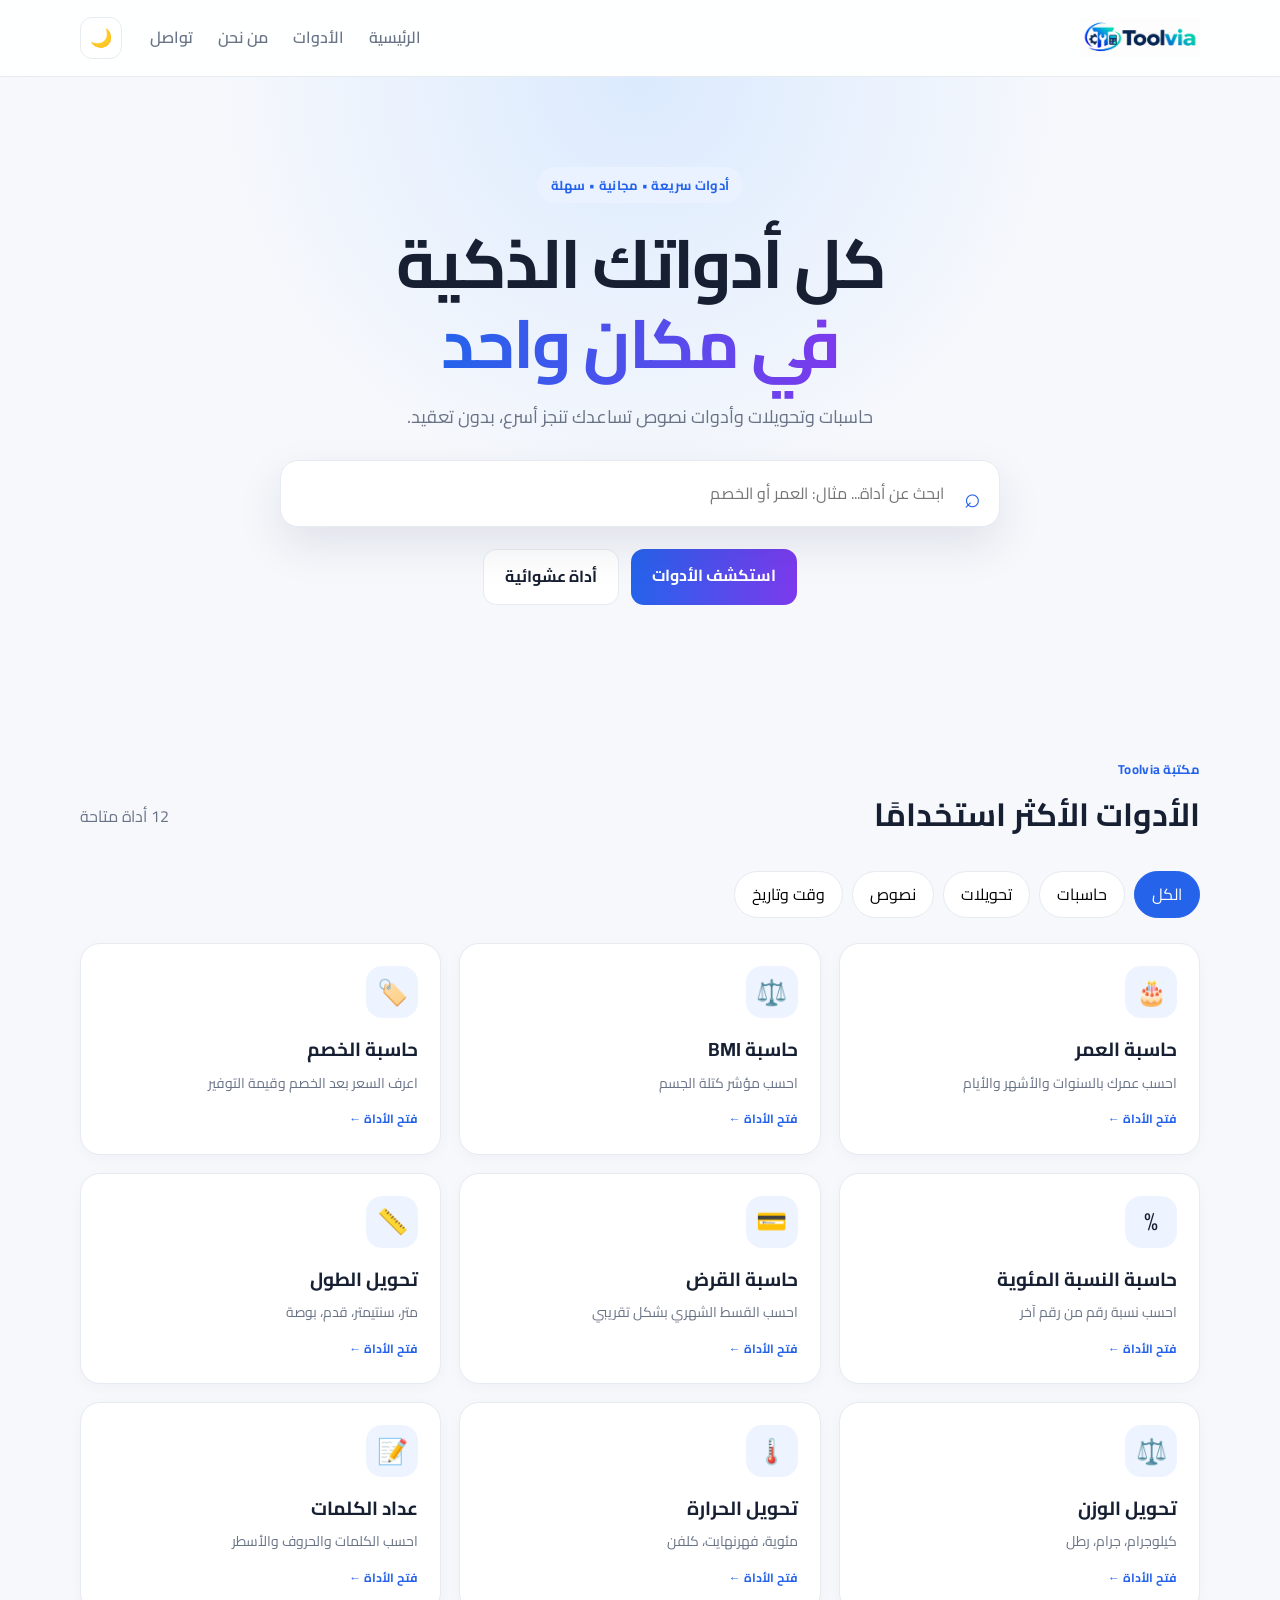
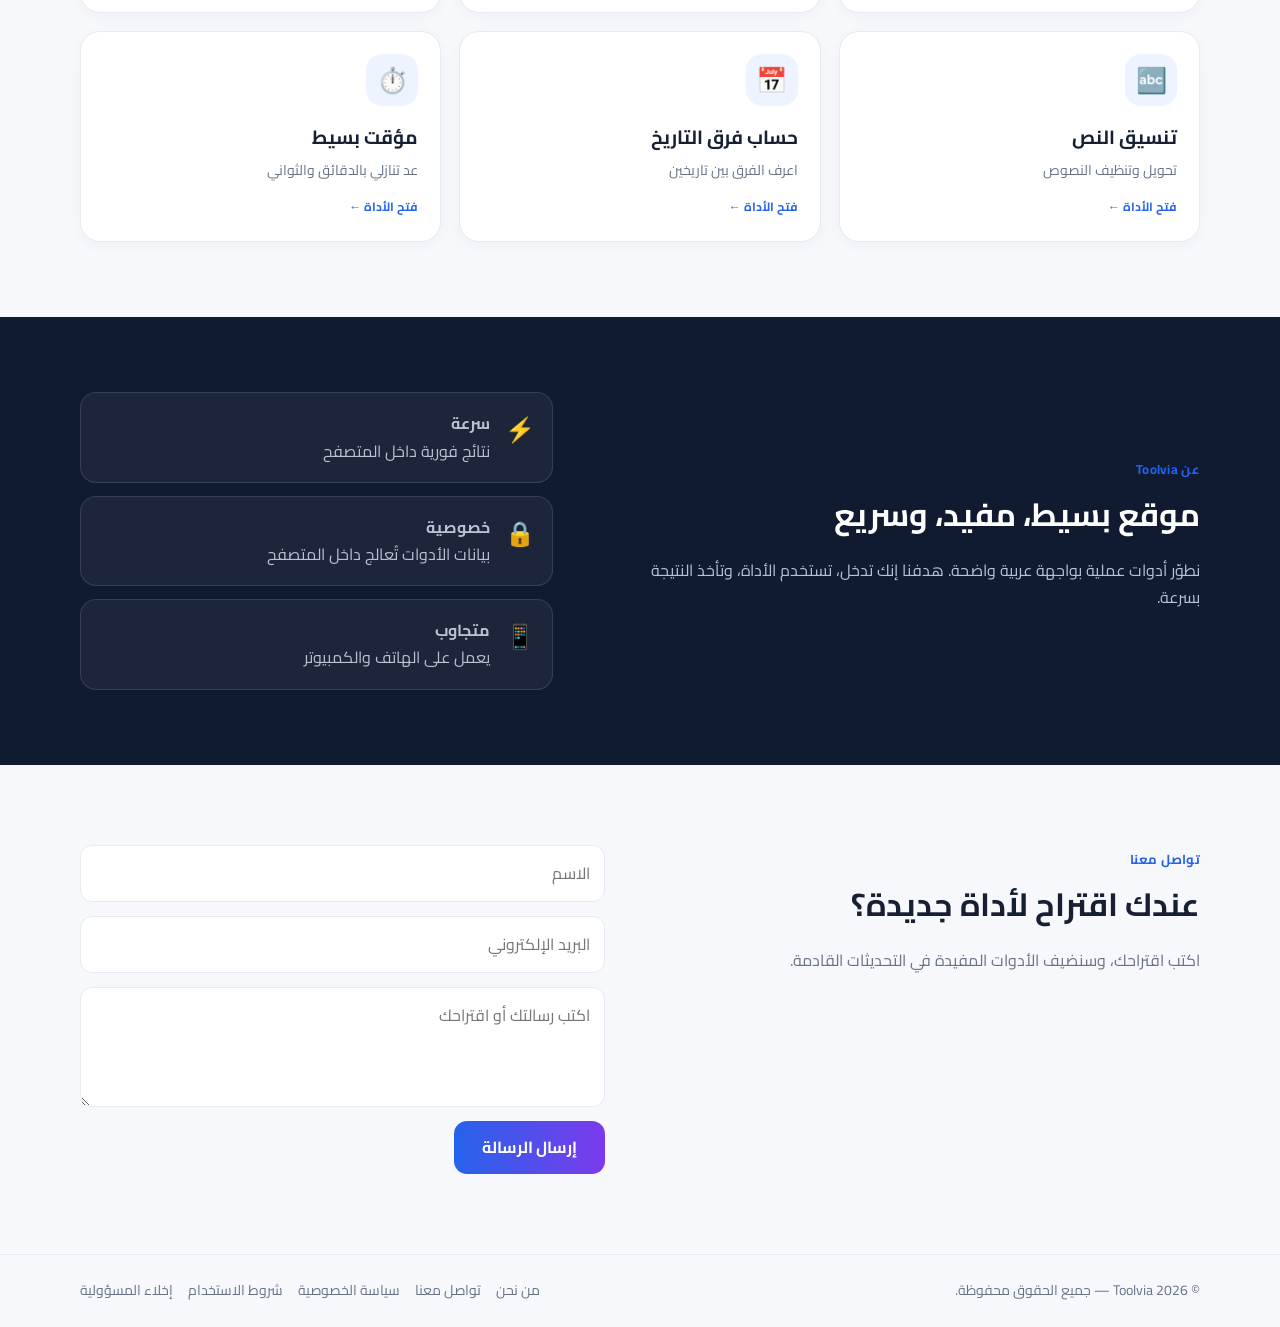
<file: index.html>
<!DOCTYPE html>
<html lang="ar" dir="rtl">

<head>
  <meta charset="UTF-8">
  <meta name="viewport" content="width=device-width, initial-scale=1.0">

  <!-- SEO -->
  <meta name="description" content="Toolvia يقدم أدوات وحاسبات مجانية باللغة العربية، مثل حساب العمر والخصم والنسب المئوية وتحويل الوحدات، بسهولة وسرعة.">
  <meta name="robots" content="index, follow">
  <meta name="theme-color" content="#ffffff">

  <!-- Social Media -->
  <meta property="og:locale" content="ar_EG">
  <meta property="og:type" content="website">
  <meta property="og:site_name" content="Toolvia">
  <meta property="og:title" content="Toolvia | أدوات وحاسبات ذكية مجانية">
  <meta property="og:description" content="استخدم أدوات وحاسبات مجانية باللغة العربية، واحصل على نتائج سريعة وسهلة.">

  <meta name="twitter:card" content="summary">
  <meta name="twitter:title" content="Toolvia | أدوات وحاسبات ذكية">
  <meta name="twitter:description" content="أدوات وحاسبات مجانية تساعدك تنجز أسرع.">

  <title>Toolvia | أدوات وحاسبات ذكية مجانية</title>

  <!-- Stylesheet -->
  <link rel="stylesheet" href="style.css">
</head>

<body>

  <!-- HEADER -->
  <header class="header">

    <div class="nav container">

      <a class="logo" href="index.html">
        <img src="toolvia-logo.png.png" alt="Toolvia">
      </a>

      <button
        class="menu-btn"
        id="menuBtn"
        aria-label="فتح القائمة"
        type="button">
        ☰
      </button>

      <nav id="navLinks">

        <a href="#home">الرئيسية</a>
        <a href="#tools">الأدوات</a>
        <a href="#about">من نحن</a>
        <a href="#contact">تواصل</a>

      </nav>

      <button
        class="theme-btn"
        id="themeBtn"
        title="الوضع الليلي"
        type="button">
        🌙
      </button>

    </div>

  </header>

  <!-- MAIN -->
  <main id="home">

    <!-- HERO -->
    <section class="hero">

      <div class="container">

        <span class="badge">
          أدوات سريعة • مجانية • سهلة
        </span>

        <h1>
          كل أدواتك الذكية
          <br>
          <span>في مكان واحد</span>
        </h1>

        <p>
          حاسبات وتحويلات وأدوات نصوص تساعدك تنجز أسرع،
          بدون تعقيد.
        </p>

        <div class="search-wrap">

          <input
            id="searchInput"
            type="search"
            placeholder="ابحث عن أداة... مثال: العمر أو الخصم"
            aria-label="ابحث عن أداة">

          <span>⌕</span>

        </div>

        <div class="hero-actions">

          <a class="primary-btn" href="#tools">
            استكشف الأدوات
          </a>

          <button
            class="secondary-btn"
            id="randomTool"
            type="button">
            أداة عشوائية
          </button>

        </div>

      </div>

    </section>

    <!-- TOOLS -->
    <section class="container tools-section" id="tools">

      <div class="section-head">

        <div>

          <span class="eyebrow">
            مكتبة Toolvia
          </span>

          <h2>
            الأدوات الأكثر استخدامًا
          </h2>

        </div>

        <p id="resultCount">
          12 أداة متاحة
        </p>

      </div>

      <div class="filters" id="filters">

        <button class="filter active" data-filter="all" type="button">
          الكل
        </button>

        <button class="filter" data-filter="calc" type="button">
          حاسبات
        </button>

        <button class="filter" data-filter="convert" type="button">
          تحويلات
        </button>

        <button class="filter" data-filter="text" type="button">
          نصوص
        </button>

        <button class="filter" data-filter="time" type="button">
          وقت وتاريخ
        </button>

      </div>

      <div class="tools-grid" id="toolsGrid"></div>

    </section>

    <!-- ABOUT -->
    <section class="info-section" id="about">

      <div class="container info-grid">

        <div>

          <span class="eyebrow">
            عن Toolvia
          </span>

          <h2>
            موقع بسيط، مفيد، وسريع
          </h2>

          <p>
            نطوّر أدوات عملية بواجهة عربية واضحة.
            هدفنا إنك تدخل، تستخدم الأداة، وتأخذ النتيجة بسرعة.
          </p>

        </div>

        <div class="features">

          <div>
            <b>⚡</b>
            <span>
              <strong>سرعة</strong>
              نتائج فورية داخل المتصفح
            </span>
          </div>

          <div>
            <b>🔒</b>
            <span>
              <strong>خصوصية</strong>
              بيانات الأدوات تُعالج داخل المتصفح
            </span>
          </div>

          <div>
            <b>📱</b>
            <span>
              <strong>متجاوب</strong>
              يعمل على الهاتف والكمبيوتر
            </span>
          </div>

        </div>

      </div>

    </section>

    <!-- CONTACT -->
    <section class="container contact" id="contact">

      <div>

        <span class="eyebrow">
          تواصل معنا
        </span>

        <h2>
          عندك اقتراح لأداة جديدة؟
        </h2>

        <p>
          اكتب اقتراحك، وسنضيف الأدوات المفيدة في التحديثات القادمة.
        </p>

      </div>

      <form id="contactForm">

        <input type="hidden" name="access_key" value="b61e1574-e0f2-40a3-b8f6-842a13d4fc89">
        <input type="hidden" name="subject" value="رسالة جديدة من نموذج الصفحة الرئيسية - Toolvia">
        <input type="hidden" name="from_name" value="Toolvia">
        <input type="checkbox" name="botcheck" class="hidden" style="display:none">

        <input
          required
          type="text"
          name="name"
          placeholder="الاسم"
          aria-label="الاسم">

        <input
          required
          type="email"
          name="email"
          placeholder="البريد الإلكتروني"
          aria-label="البريد الإلكتروني">

        <textarea
          required
          name="message"
          placeholder="اكتب رسالتك أو اقتراحك"
          aria-label="الرسالة"></textarea>

        <button class="primary-btn" type="submit">
          إرسال الرسالة
        </button>

      </form>

    </section>

  </main>

  <!-- FOOTER -->
  <footer>

    <div class="container footer-inner">

      <span>
        © 2026 Toolvia — جميع الحقوق محفوظة.
      </span>

      <div class="footer-links">

        <a href="about.html">من نحن</a>

        <a href="contact.html">تواصل معنا</a>

        <a href="privacy.html">سياسة الخصوصية</a>

        <a href="terms.html">شروط الاستخدام</a>

        <a href="disclaimer.html">إخلاء المسؤولية</a>

      </div>

    </div>

  </footer>

  <!-- JavaScript -->
  <script src="script.js"></script>

</body>
</html>
</file>
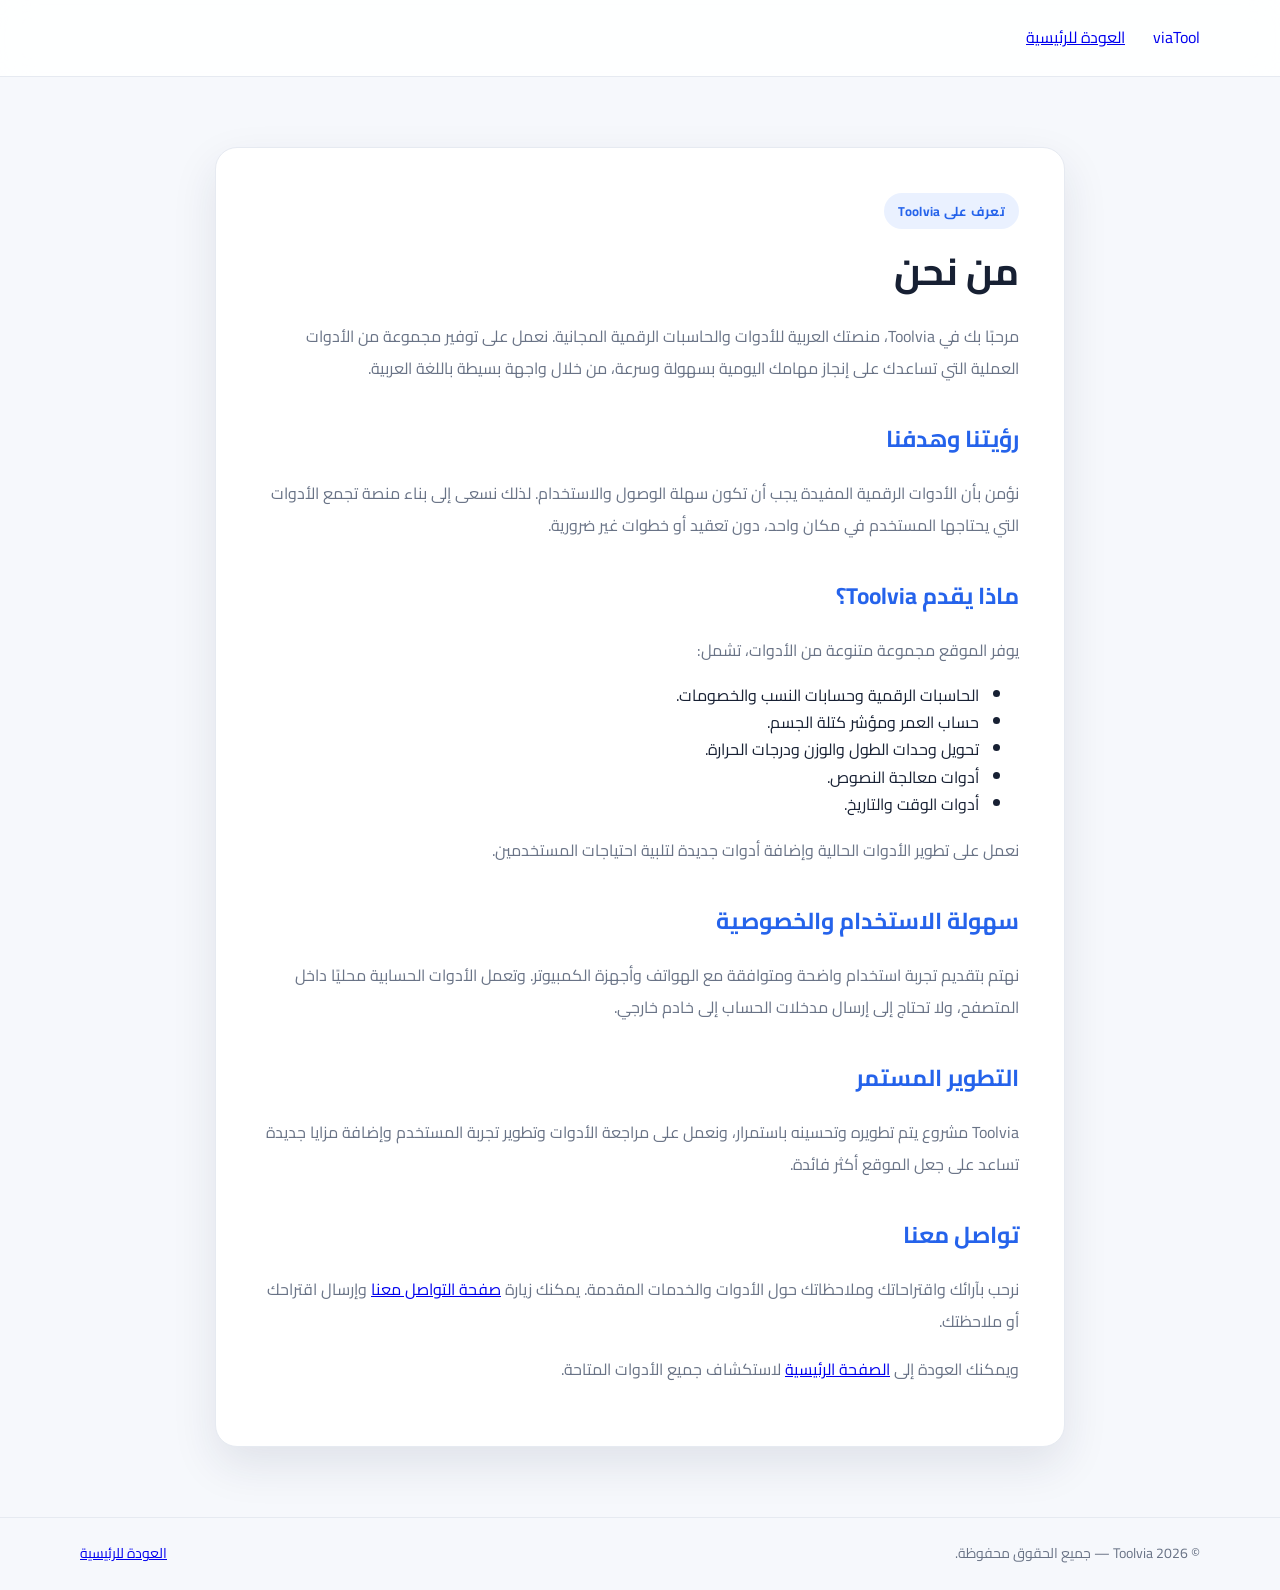
<file: about.html>
<!DOCTYPE html>
<html lang="ar" dir="rtl">

<head>
    <meta charset="UTF-8">
    <meta name="viewport" content="width=device-width, initial-scale=1.0">

    <meta name="description"
          content="تعرف على Toolvia، منصة عربية مجانية توفر حاسبات وأدوات رقمية لتحويل الوحدات والنصوص وحسابات الحياة اليومية بسهولة.">

    <meta name="robots" content="index, follow">

    <title>من نحن | Toolvia - أدواتك الذكية في مكان واحد</title>

    <link rel="stylesheet" href="style.css">
</head>

<body>

    <header class="header">

        <div class="nav container">

            <a class="logo" href="index.html">
                Tool<span>via</span>
            </a>

            <a href="index.html">
                العودة للرئيسية
            </a>

        </div>

    </header>

    <main class="legal-page">

        <div class="legal-card">

            <span class="eyebrow">
                تعرف على Toolvia
            </span>

            <h1>من نحن</h1>

            <p>
                مرحبًا بك في Toolvia، منصتك العربية للأدوات
                والحاسبات الرقمية المجانية. نعمل على توفير
                مجموعة من الأدوات العملية التي تساعدك على
                إنجاز مهامك اليومية بسهولة وسرعة، من خلال
                واجهة بسيطة باللغة العربية.
            </p>

            <h2>رؤيتنا وهدفنا</h2>

            <p>
                نؤمن بأن الأدوات الرقمية المفيدة يجب أن تكون
                سهلة الوصول والاستخدام. لذلك نسعى إلى بناء
                منصة تجمع الأدوات التي يحتاجها المستخدم في
                مكان واحد، دون تعقيد أو خطوات غير ضرورية.
            </p>

            <h2>ماذا يقدم Toolvia؟</h2>

            <p>
                يوفر الموقع مجموعة متنوعة من الأدوات، تشمل:
            </p>

            <ul>
                <li>الحاسبات الرقمية وحسابات النسب والخصومات.</li>
                <li>حساب العمر ومؤشر كتلة الجسم.</li>
                <li>تحويل وحدات الطول والوزن ودرجات الحرارة.</li>
                <li>أدوات معالجة النصوص.</li>
                <li>أدوات الوقت والتاريخ.</li>
            </ul>

            <p>
                نعمل على تطوير الأدوات الحالية وإضافة أدوات
                جديدة لتلبية احتياجات المستخدمين.
            </p>

            <h2>سهولة الاستخدام والخصوصية</h2>

            <p>
                نهتم بتقديم تجربة استخدام واضحة ومتوافقة
                مع الهواتف وأجهزة الكمبيوتر. وتعمل الأدوات
                الحسابية محليًا داخل المتصفح، ولا تحتاج
                إلى إرسال مدخلات الحساب إلى خادم خارجي.
            </p>

            <h2>التطوير المستمر</h2>

            <p>
                Toolvia مشروع يتم تطويره وتحسينه باستمرار،
                ونعمل على مراجعة الأدوات وتطوير تجربة
                المستخدم وإضافة مزايا جديدة تساعد على
                جعل الموقع أكثر فائدة.
            </p>

            <h2>تواصل معنا</h2>

            <p>
                نرحب بآرائك واقتراحاتك وملاحظاتك حول الأدوات
                والخدمات المقدمة. يمكنك زيارة
                <a href="contact.html">صفحة التواصل معنا</a>
                وإرسال اقتراحك أو ملاحظتك.
            </p>

            <p>
                ويمكنك العودة إلى
                <a href="index.html">الصفحة الرئيسية</a>
                لاستكشاف جميع الأدوات المتاحة.
            </p>

        </div>

    </main>

    <footer>

        <div class="container footer-inner">

            <span>
                © 2026 Toolvia — جميع الحقوق محفوظة.
            </span>

            <a href="index.html">
                العودة للرئيسية
            </a>

        </div>

    </footer>

</body>

</html>
</file>
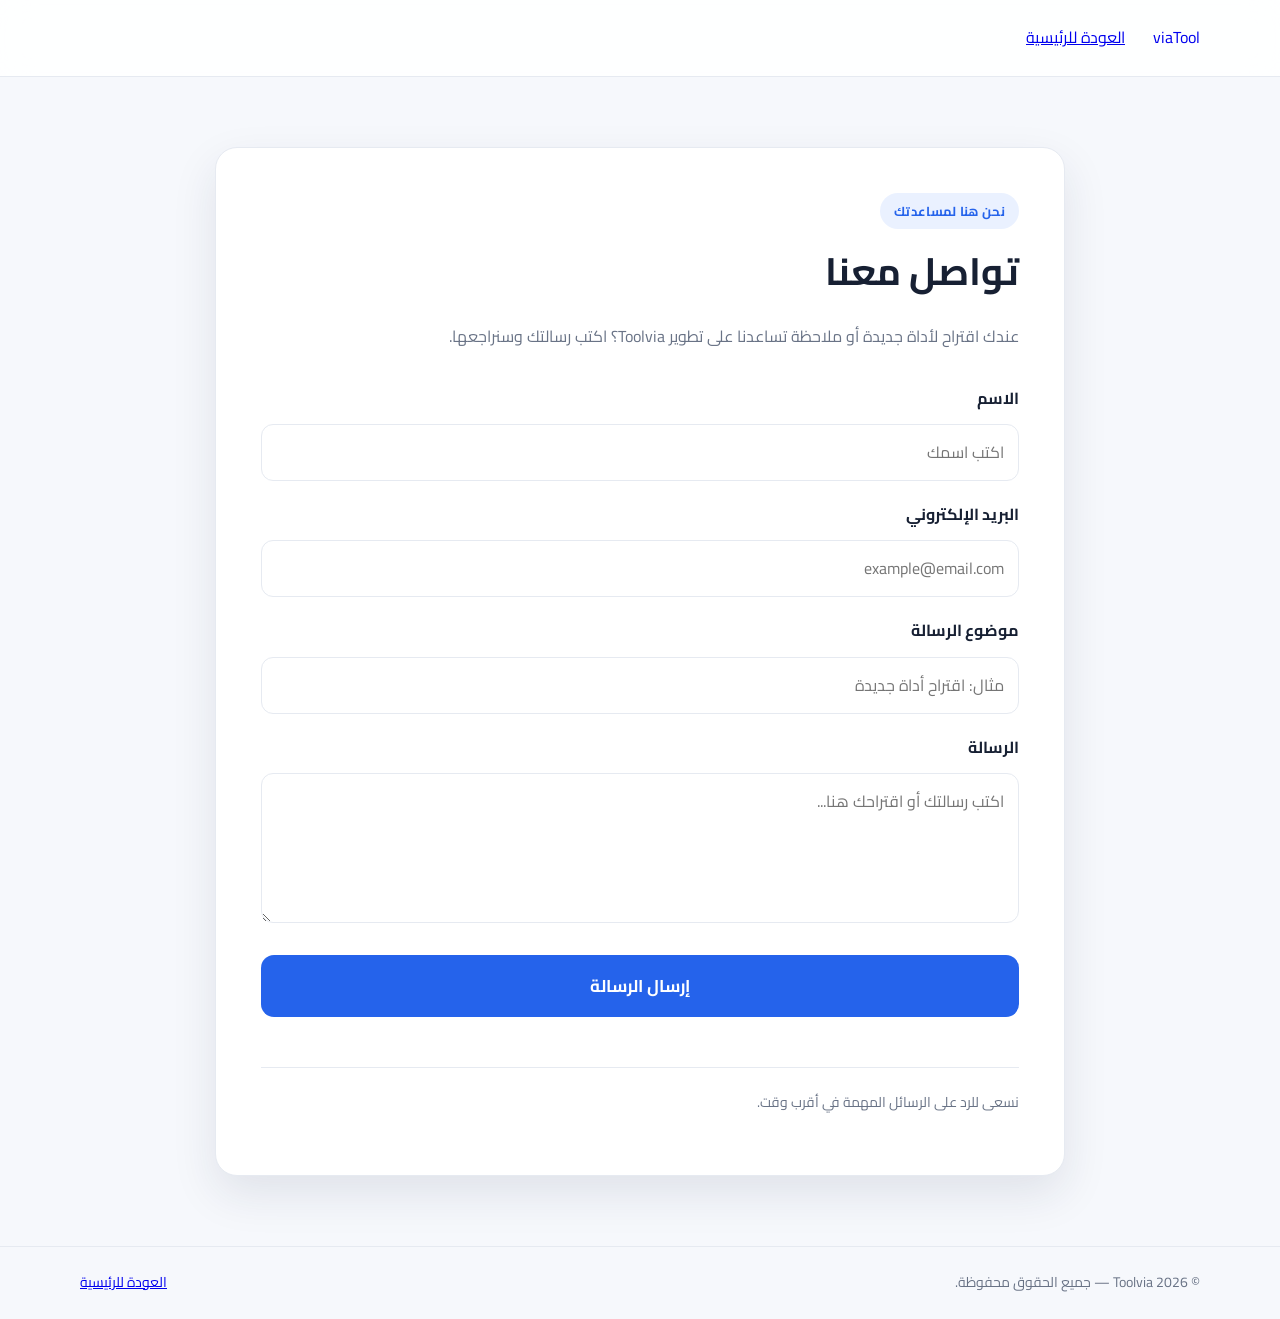
<file: contact.html>
<!DOCTYPE html>
<html lang="ar" dir="rtl">

<head>
    <meta charset="UTF-8">
    <meta name="viewport" content="width=device-width, initial-scale=1.0">

    <meta name="description"
          content="تواصل مع فريق Toolvia وأرسل اقتراحاتك وملاحظاتك.">

    <meta name="robots" content="index, follow">

    <title>تواصل معنا | Toolvia</title>

    <link rel="stylesheet" href="style.css">

    <style>
        .contact-form {
            display: flex !important;
            flex-direction: column !important;
            gap: 12px !important;
            width: 100% !important;
            margin-top: 25px;
        }

        .contact-form label {
            display: block !important;
            font-weight: 700;
            color: var(--text);
            margin-top: 8px;
        }

        .contact-form input:not([type="checkbox"]),
        .contact-form textarea {
            display: block !important;
            width: 100% !important;
            box-sizing: border-box !important;
            padding: 14px !important;
            border: 1px solid var(--border);
            border-radius: 12px;
            background: var(--surface);
            color: var(--text);
            font: inherit;
        }

        .contact-form textarea {
            min-height: 150px !important;
            resize: vertical;
        }

        .contact-form input[type="checkbox"] {
            display: none !important;
        }

        .contact-form button.send-btn {
            display: flex !important;
            align-items: center !important;
            justify-content: center !important;
            visibility: visible !important;
            opacity: 1 !important;
            width: 100% !important;
            min-height: 56px !important;
            margin: 20px 0 10px !important;
            padding: 15px 20px !important;
            border: none !important;
            border-radius: 13px !important;
            background: #2563eb !important;
            color: #ffffff !important;
            font-family: inherit !important;
            font-size: 17px !important;
            font-weight: 700 !important;
            cursor: pointer !important;
            position: relative !important;
            z-index: 10 !important;
        }

        .contact-form button.send-btn:hover {
            background: #1d4ed8 !important;
        }

        .contact-form button.send-btn:disabled {
            opacity: .65 !important;
            cursor: wait !important;
        }

        .contact-message {
            display: block;
            margin-top: 18px;
            padding: 12px;
            border-radius: 10px;
            text-align: center;
            font-weight: 700;
        }

        .contact-message:empty {
            display: none;
        }

        .contact-message.success {
            color: #15803d;
            background: #dcfce7;
        }

        .contact-message.error {
            color: #b91c1c;
            background: #fee2e2;
        }
    </style>
</head>

<body>

    <header class="header">
        <div class="nav container">

            <a class="logo" href="index.html">
                Tool<span>via</span>
            </a>

            <a href="index.html">
                العودة للرئيسية
            </a>

        </div>
    </header>

    <main class="legal-page">

        <div class="legal-card">

            <span class="eyebrow">
                نحن هنا لمساعدتك
            </span>

            <h1>تواصل معنا</h1>

            <p>
                عندك اقتراح لأداة جديدة أو ملاحظة تساعدنا على تطوير
                Toolvia؟ اكتب رسالتك وسنراجعها.
            </p>

            <form id="contactPageForm" class="contact-form">

                <input
                    type="hidden"
                    name="access_key"
                    value="b61e1574-e0f2-40a3-b8f6-842a13d4fc89"
                >

                <input
                    type="hidden"
                    name="subject"
                    value="رسالة جديدة من موقع Toolvia"
                >

                <input
                    type="hidden"
                    name="from_name"
                    value="Toolvia Website"
                >

                <input
                    type="checkbox"
                    name="botcheck"
                    style="display:none;"
                    tabindex="-1"
                >

                <label for="name">الاسم</label>

                <input
                    type="text"
                    id="name"
                    name="name"
                    placeholder="اكتب اسمك"
                    required
                >

                <label for="email">البريد الإلكتروني</label>

                <input
                    type="email"
                    id="email"
                    name="email"
                    placeholder="example@email.com"
                    required
                >

                <label for="message_subject">موضوع الرسالة</label>

                <input
                    type="text"
                    id="message_subject"
                    name="message_subject"
                    placeholder="مثال: اقتراح أداة جديدة"
                    required
                >

                <label for="message">الرسالة</label>

                <textarea
                    id="message"
                    name="message"
                    placeholder="اكتب رسالتك أو اقتراحك هنا..."
                    required
                ></textarea>

                <button
                    type="submit"
                    class="send-btn"
                    id="submitButton"
                >
                    إرسال الرسالة
                </button>

            </form>

            <div
                id="contactMessage"
                class="contact-message"
                role="status"
                aria-live="polite"
            ></div>

            <p class="legal-date">
                نسعى للرد على الرسائل المهمة في أقرب وقت.
            </p>

        </div>

    </main>

    <footer>
        <div class="container footer-inner">

            <span>
                © 2026 Toolvia — جميع الحقوق محفوظة.
            </span>

            <a href="index.html">
                العودة للرئيسية
            </a>

        </div>
    </footer>

    <script>
        const contactForm = document.getElementById("contactPageForm");
        const contactMessage = document.getElementById("contactMessage");
        const submitButton = document.getElementById("submitButton");

        if (contactForm && submitButton && contactMessage) {

            contactForm.addEventListener("submit", async function(event) {

                event.preventDefault();

                submitButton.disabled = true;
                submitButton.textContent = "جاري إرسال الرسالة...";

                contactMessage.textContent = "";
                contactMessage.className = "contact-message";

                try {

                    const response = await fetch(
                        "https://api.web3forms.com/submit",
                        {
                            method: "POST",
                            headers: {
                                "Accept": "application/json"
                            },
                            body: new FormData(contactForm)
                        }
                    );

                    const result = await response.json();

                    if (response.ok && result.success) {

                        contactMessage.textContent =
                            "تم إرسال رسالتك بنجاح. شكرًا لتواصلك معنا!";

                        contactMessage.classList.add("success");

                        contactForm.reset();

                    } else {

                        contactMessage.textContent =
                            result.message ||
                            "لم نتمكن من إرسال الرسالة. حاول مرة أخرى.";

                        contactMessage.classList.add("error");

                    }

                } catch (error) {

                    contactMessage.textContent =
                        "حدث خطأ في الاتصال. تأكد من الإنترنت وحاول مجددًا.";

                    contactMessage.classList.add("error");

                } finally {

                    submitButton.disabled = false;
                    submitButton.textContent = "إرسال الرسالة";

                }

            });

        }
    </script>

</body>
</html>
</file>
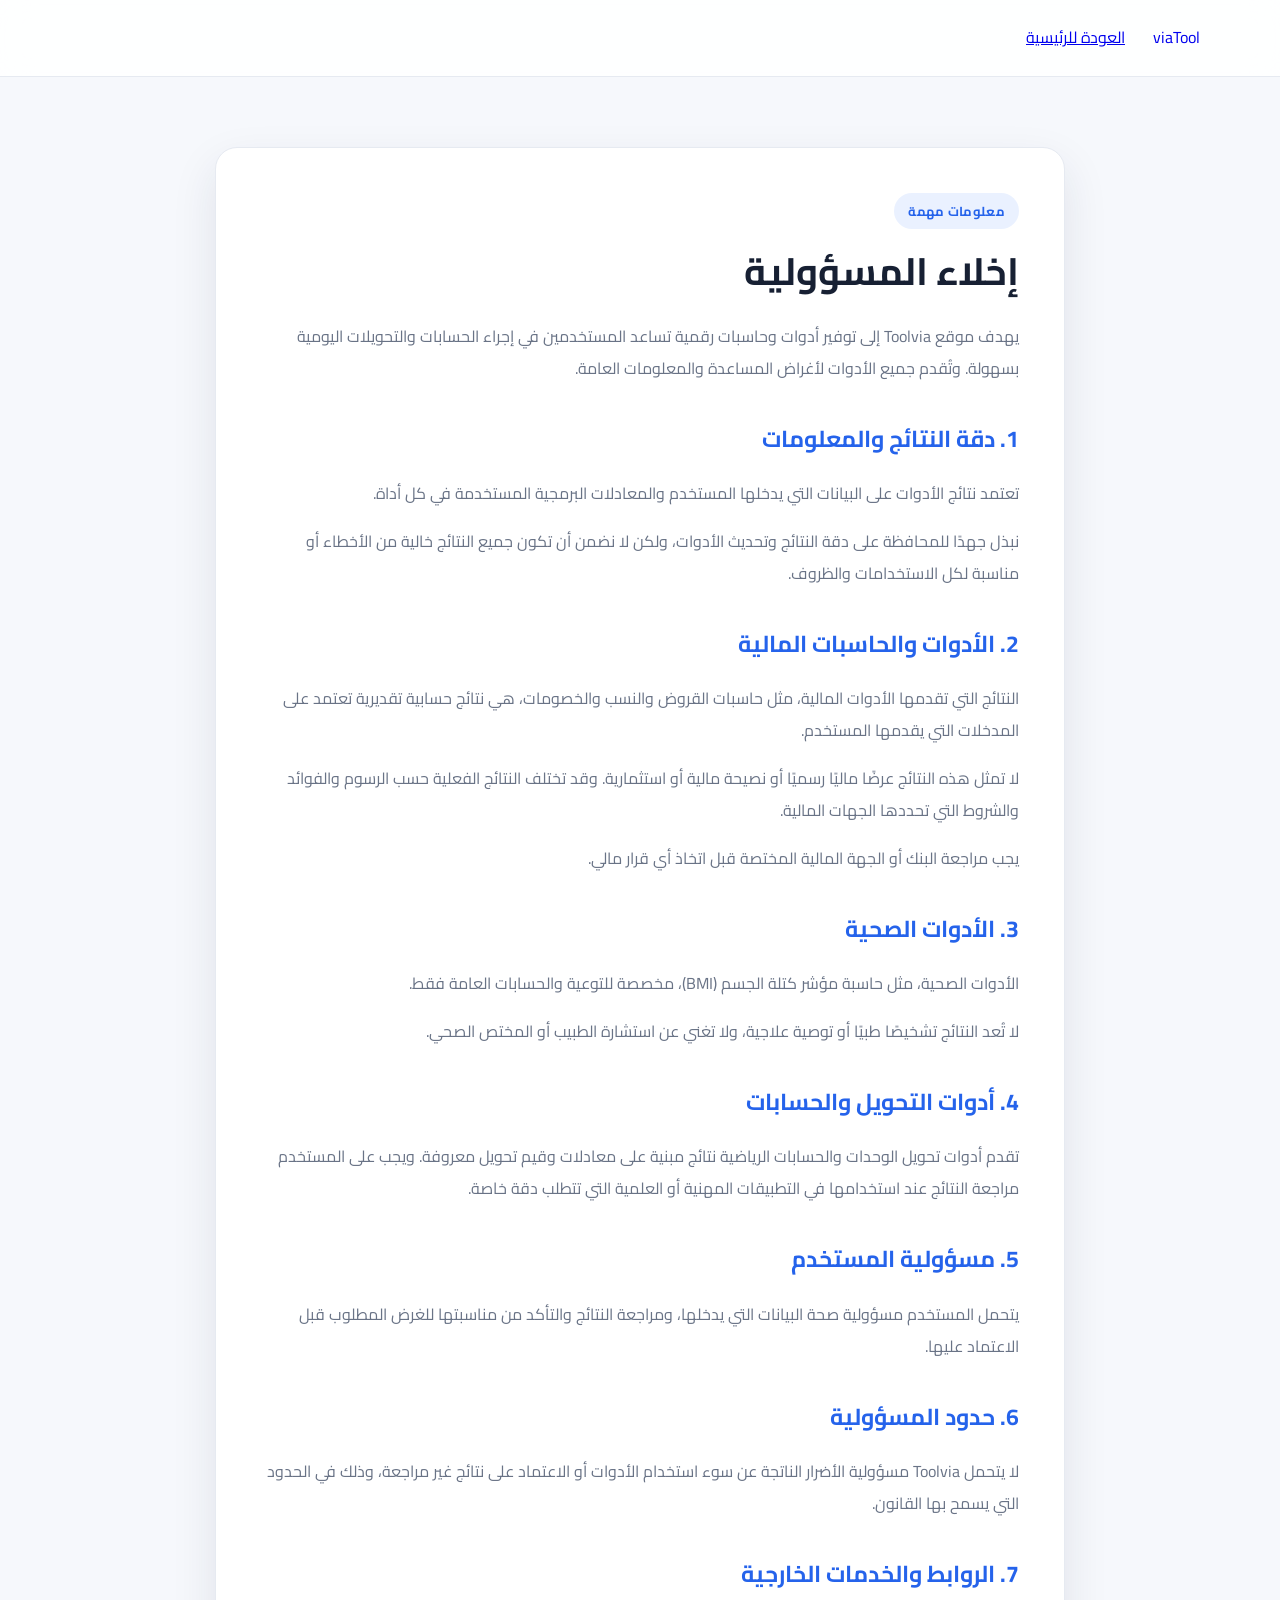
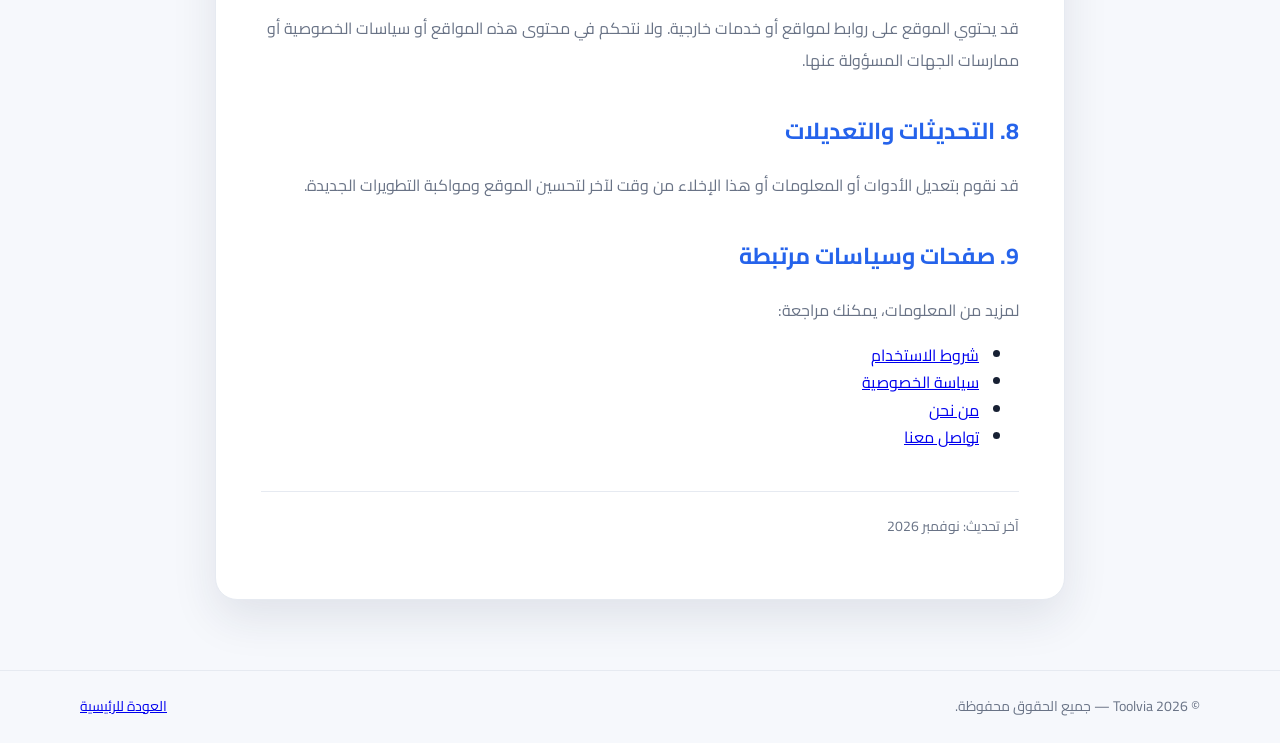
<file: disclaimer.html>
<!DOCTYPE html>
<html lang="ar" dir="rtl">

<head>
    <meta charset="UTF-8">
    <meta name="viewport" content="width=device-width, initial-scale=1.0">

    <meta name="description"
          content="اقرأ إخلاء المسؤولية الخاص بموقع Toolvia، وتعرف على حدود استخدام الأدوات والحاسبات ودقة النتائج والمسؤوليات.">

    <meta name="robots" content="index, follow">

    <title>إخلاء المسؤولية | Toolvia</title>

    <link rel="stylesheet" href="style.css">
</head>

<body>

    <header class="header">

        <div class="nav container">

            <a class="logo" href="index.html">
                Tool<span>via</span>
            </a>

            <a href="index.html">
                العودة للرئيسية
            </a>

        </div>

    </header>

    <main class="legal-page">

        <div class="legal-card">

            <span class="eyebrow">
                معلومات مهمة
            </span>

            <h1>إخلاء المسؤولية</h1>

            <p>
                يهدف موقع Toolvia إلى توفير أدوات وحاسبات
                رقمية تساعد المستخدمين في إجراء الحسابات
                والتحويلات اليومية بسهولة. وتُقدم جميع
                الأدوات لأغراض المساعدة والمعلومات العامة.
            </p>

            <h2>1. دقة النتائج والمعلومات</h2>

            <p>
                تعتمد نتائج الأدوات على البيانات التي
                يدخلها المستخدم والمعادلات البرمجية
                المستخدمة في كل أداة.
            </p>

            <p>
                نبذل جهدًا للمحافظة على دقة النتائج
                وتحديث الأدوات، ولكن لا نضمن أن تكون
                جميع النتائج خالية من الأخطاء أو مناسبة
                لكل الاستخدامات والظروف.
            </p>

            <h2>2. الأدوات والحاسبات المالية</h2>

            <p>
                النتائج التي تقدمها الأدوات المالية،
                مثل حاسبات القروض والنسب والخصومات،
                هي نتائج حسابية تقديرية تعتمد على
                المدخلات التي يقدمها المستخدم.
            </p>

            <p>
                لا تمثل هذه النتائج عرضًا ماليًا رسميًا
                أو نصيحة مالية أو استثمارية. وقد تختلف
                النتائج الفعلية حسب الرسوم والفوائد
                والشروط التي تحددها الجهات المالية.
            </p>

            <p>
                يجب مراجعة البنك أو الجهة المالية
                المختصة قبل اتخاذ أي قرار مالي.
            </p>

            <h2>3. الأدوات الصحية</h2>

            <p>
                الأدوات الصحية، مثل حاسبة مؤشر كتلة
                الجسم (BMI)، مخصصة للتوعية والحسابات
                العامة فقط.
            </p>

            <p>
                لا تُعد النتائج تشخيصًا طبيًا أو
                توصية علاجية، ولا تغني عن استشارة
                الطبيب أو المختص الصحي.
            </p>

            <h2>4. أدوات التحويل والحسابات</h2>

            <p>
                تقدم أدوات تحويل الوحدات والحسابات
                الرياضية نتائج مبنية على معادلات
                وقيم تحويل معروفة. ويجب على المستخدم
                مراجعة النتائج عند استخدامها في
                التطبيقات المهنية أو العلمية
                التي تتطلب دقة خاصة.
            </p>

            <h2>5. مسؤولية المستخدم</h2>

            <p>
                يتحمل المستخدم مسؤولية صحة البيانات
                التي يدخلها، ومراجعة النتائج والتأكد
                من مناسبتها للغرض المطلوب قبل الاعتماد
                عليها.
            </p>

            <h2>6. حدود المسؤولية</h2>

            <p>
                لا يتحمل Toolvia مسؤولية الأضرار
                الناتجة عن سوء استخدام الأدوات أو
                الاعتماد على نتائج غير مراجعة،
                وذلك في الحدود التي يسمح بها القانون.
            </p>

            <h2>7. الروابط والخدمات الخارجية</h2>

            <p>
                قد يحتوي الموقع على روابط لمواقع
                أو خدمات خارجية. ولا نتحكم في
                محتوى هذه المواقع أو سياسات
                الخصوصية أو ممارسات الجهات
                المسؤولة عنها.
            </p>

            <h2>8. التحديثات والتعديلات</h2>

            <p>
                قد نقوم بتعديل الأدوات أو المعلومات
                أو هذا الإخلاء من وقت لآخر لتحسين
                الموقع ومواكبة التطويرات الجديدة.
            </p>

            <h2>9. صفحات وسياسات مرتبطة</h2>

            <p>
                لمزيد من المعلومات، يمكنك مراجعة:
            </p>

            <ul>
                <li>
                    <a href="terms.html">شروط الاستخدام</a>
                </li>

                <li>
                    <a href="privacy.html">سياسة الخصوصية</a>
                </li>

                <li>
                    <a href="about.html">من نحن</a>
                </li>

                <li>
                    <a href="contact.html">تواصل معنا</a>
                </li>
            </ul>

            <p class="legal-date">
                آخر تحديث: نوفمبر 2026
            </p>

        </div>

    </main>

    <footer>

        <div class="container footer-inner">

            <span>
                © 2026 Toolvia — جميع الحقوق محفوظة.
            </span>

            <a href="index.html">
                العودة للرئيسية
            </a>

        </div>

    </footer>

</body>

</html>
</file>
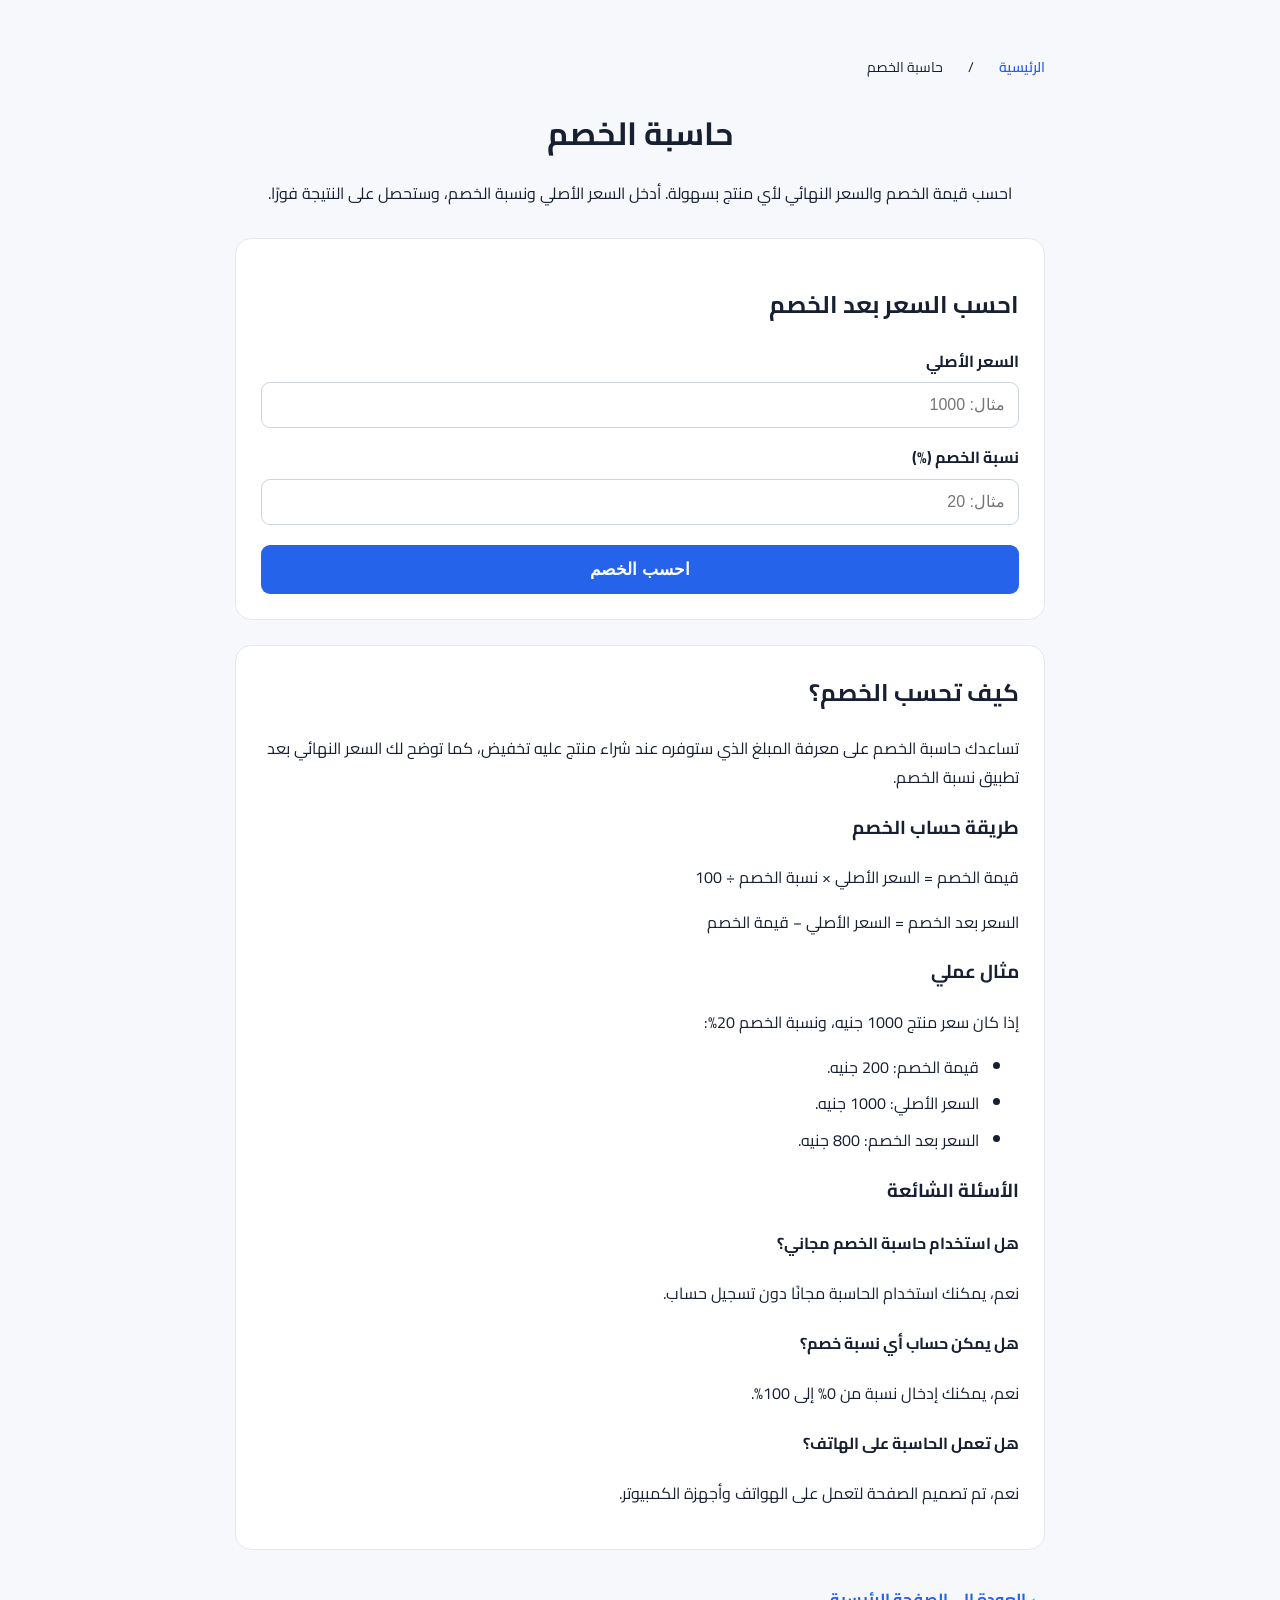
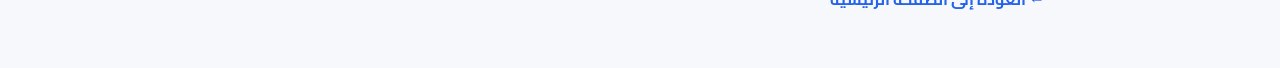
<file: discount.html>
<!DOCTYPE html>
<html lang="ar" dir="rtl">

<head>
    <meta charset="UTF-8">
    <meta name="viewport" content="width=device-width, initial-scale=1.0">

    <title>حاسبة الخصم | احسب السعر بعد الخصم بسهولة - Toolvia</title>

    <meta name="description"
          content="احسب قيمة الخصم والسعر النهائي بعد الخصم بسهولة ومجانًا باستخدام حاسبة الخصم من Toolvia.">

    <meta name="robots" content="index, follow">

    <link rel="canonical"
          href="https://toolvia-official.github.io/toolvia/discount.html">

    <meta property="og:title" content="حاسبة الخصم | Toolvia">
    <meta property="og:description"
          content="احسب قيمة الخصم والسعر النهائي بسهولة ومجانًا.">
    <meta property="og:type" content="website">
    <meta property="og:url"
          content="https://toolvia-official.github.io/toolvia/discount.html">

    <link rel="icon" href="toolvia-logo.png.png">
    <link rel="stylesheet" href="style.css">

    <style>
        .discount-page {
            max-width: 850px;
            margin: 35px auto;
            padding: 20px;
            font-family: inherit;
            line-height: 1.8;
        }

        .discount-breadcrumb {
            margin-bottom: 25px;
            font-size: 14px;
        }

        .discount-breadcrumb a {
            color: #2563eb;
            text-decoration: none;
        }

        .discount-intro {
            text-align: center;
            margin-bottom: 30px;
        }

        .discount-intro h1 {
            margin-bottom: 12px;
        }

        .discount-calculator,
        .discount-info {
            background: var(--card-bg, #fff);
            border: 1px solid var(--border-color, #e5e7eb);
            border-radius: 16px;
            padding: 25px;
            margin-bottom: 25px;
        }

        .discount-calculator label {
            display: block;
            margin: 15px 0 7px;
            font-weight: bold;
        }

        .discount-calculator input {
            width: 100%;
            padding: 13px;
            border: 1px solid #cbd5e1;
            border-radius: 9px;
            font-size: 16px;
            box-sizing: border-box;
            background: transparent;
            color: inherit;
        }

        .discount-calculator button {
            width: 100%;
            margin-top: 20px;
            padding: 14px;
            border: none;
            border-radius: 9px;
            background: #2563eb;
            color: white;
            font-size: 17px;
            font-weight: bold;
            cursor: pointer;
        }

        .discount-calculator button:hover {
            background: #1d4ed8;
        }

        .discount-result {
            display: none;
            margin-top: 20px;
            padding: 18px;
            border-radius: 10px;
            background: #eff6ff;
            color: #1e3a8a;
        }

        .discount-result p {
            margin: 8px 0;
        }

        .discount-error {
            display: none;
            margin-top: 15px;
            color: #dc2626;
            font-weight: bold;
        }

        .discount-info h2 {
            margin-top: 0;
        }

        .discount-info li {
            margin-bottom: 8px;
        }

        .discount-home {
            display: inline-block;
            margin-top: 10px;
            color: #2563eb;
            text-decoration: none;
            font-weight: bold;
        }

        @media (max-width: 600px) {
            .discount-page {
                padding: 12px;
                margin: 20px auto;
            }

            .discount-calculator,
            .discount-info {
                padding: 18px;
            }
        }
    </style>
</head>

<body>

    <main class="discount-page">

        <nav class="discount-breadcrumb" aria-label="مسار الصفحة">
            <a href="index.html">الرئيسية</a>
            <span> / </span>
            <span>حاسبة الخصم</span>
        </nav>

        <header class="discount-intro">
            <h1>حاسبة الخصم</h1>
            <p>
                احسب قيمة الخصم والسعر النهائي لأي منتج بسهولة.
                أدخل السعر الأصلي ونسبة الخصم، وستحصل على النتيجة فورًا.
            </p>
        </header>

        <section class="discount-calculator">

            <h2>احسب السعر بعد الخصم</h2>

            <label for="originalPrice">السعر الأصلي</label>
            <input
                type="number"
                id="originalPrice"
                placeholder="مثال: 1000"
                min="0"
                step="any"
            >

            <label for="discountRate">نسبة الخصم (%)</label>
            <input
                type="number"
                id="discountRate"
                placeholder="مثال: 20"
                min="0"
                max="100"
                step="any"
            >

            <button type="button" id="calculateDiscount">
                احسب الخصم
            </button>

            <p class="discount-error" id="discountError" role="alert"></p>

            <div class="discount-result" id="discountResult" aria-live="polite">
                <p>
                    قيمة الخصم:
                    <strong id="savingAmount"></strong>
                </p>

                <p>
                    السعر بعد الخصم:
                    <strong id="finalPrice"></strong>
                </p>
            </div>

        </section>

        <section class="discount-info">

            <h2>كيف تحسب الخصم؟</h2>

            <p>
                تساعدك حاسبة الخصم على معرفة المبلغ الذي ستوفره عند شراء
                منتج عليه تخفيض، كما توضح لك السعر النهائي بعد تطبيق نسبة الخصم.
            </p>

            <h3>طريقة حساب الخصم</h3>

            <p>
                قيمة الخصم = السعر الأصلي × نسبة الخصم ÷ 100
            </p>

            <p>
                السعر بعد الخصم = السعر الأصلي − قيمة الخصم
            </p>

            <h3>مثال عملي</h3>

            <p>
                إذا كان سعر منتج 1000 جنيه، ونسبة الخصم 20%:
            </p>

            <ul>
                <li>قيمة الخصم: 200 جنيه.</li>
                <li>السعر الأصلي: 1000 جنيه.</li>
                <li>السعر بعد الخصم: 800 جنيه.</li>
            </ul>

            <h3>الأسئلة الشائعة</h3>

            <h4>هل استخدام حاسبة الخصم مجاني؟</h4>
            <p>
                نعم، يمكنك استخدام الحاسبة مجانًا دون تسجيل حساب.
            </p>

            <h4>هل يمكن حساب أي نسبة خصم؟</h4>
            <p>
                نعم، يمكنك إدخال نسبة من 0% إلى 100%.
            </p>

            <h4>هل تعمل الحاسبة على الهاتف؟</h4>
            <p>
                نعم، تم تصميم الصفحة لتعمل على الهواتف وأجهزة الكمبيوتر.
            </p>

        </section>

        <a class="discount-home" href="index.html">
            ← العودة إلى الصفحة الرئيسية
        </a>

    </main>

    <script>
        const priceInput = document.getElementById("originalPrice");
        const rateInput = document.getElementById("discountRate");
        const calculateButton = document.getElementById("calculateDiscount");

        const resultBox = document.getElementById("discountResult");
        const errorBox = document.getElementById("discountError");

        const savingAmount = document.getElementById("savingAmount");
        const finalPrice = document.getElementById("finalPrice");

        calculateButton.addEventListener("click", function () {

            const price = Number(priceInput.value);
            const rate = Number(rateInput.value);

            errorBox.style.display = "none";
            resultBox.style.display = "none";

            if (
                priceInput.value.trim() === "" ||
                rateInput.value.trim() === ""
            ) {
                showError("من فضلك أدخل السعر ونسبة الخصم.");
                return;
            }

            if (!Number.isFinite(price) || price < 0) {
                showError("من فضلك أدخل سعرًا صحيحًا لا يقل عن صفر.");
                return;
            }

            if (!Number.isFinite(rate) || rate < 0 || rate > 100) {
                showError("نسبة الخصم يجب أن تكون بين 0 و100.");
                return;
            }

            const saving = price * rate / 100;
            const final = price - saving;

            savingAmount.textContent =
                saving.toFixed(2) + " جنيه";

            finalPrice.textContent =
                final.toFixed(2) + " جنيه";

            resultBox.style.display = "block";
        });

        function showError(message) {
            errorBox.textContent = message;
            errorBox.style.display = "block";
        }
    </script>

</body>
</html>
</file>
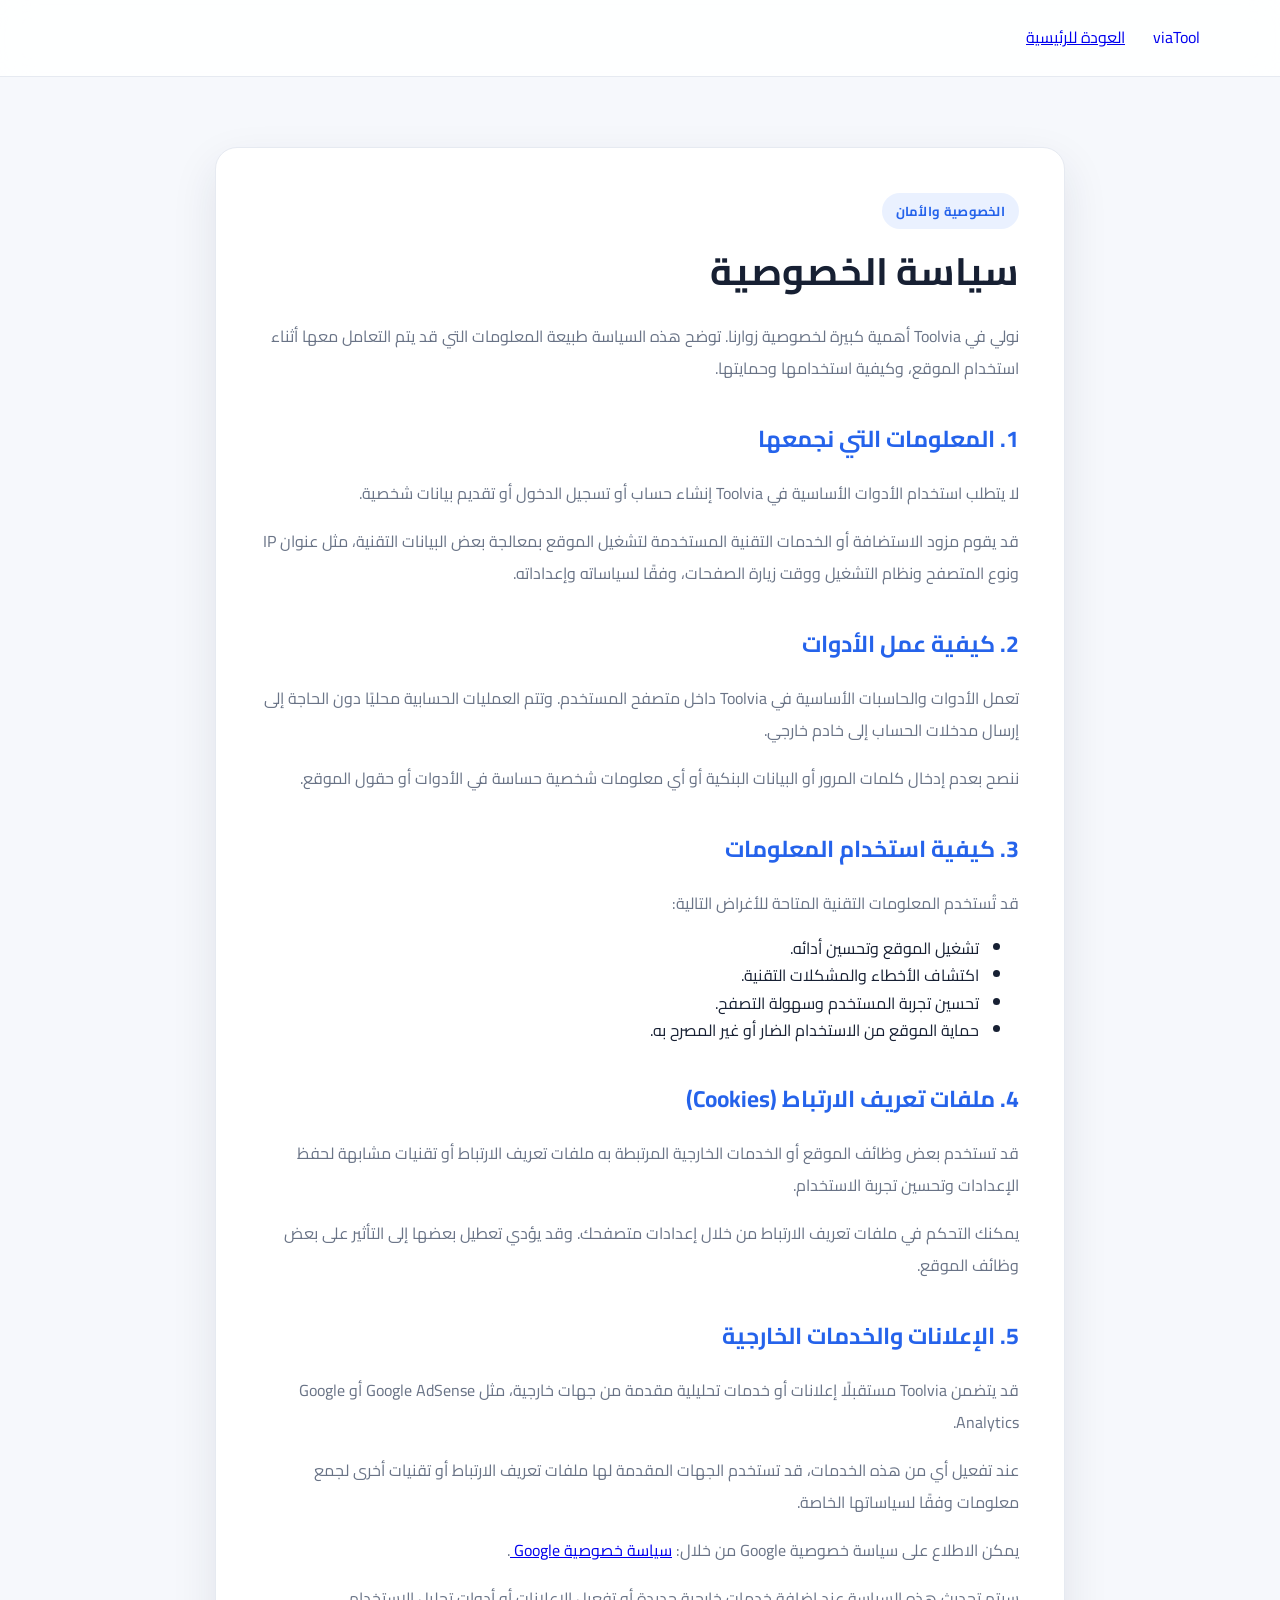
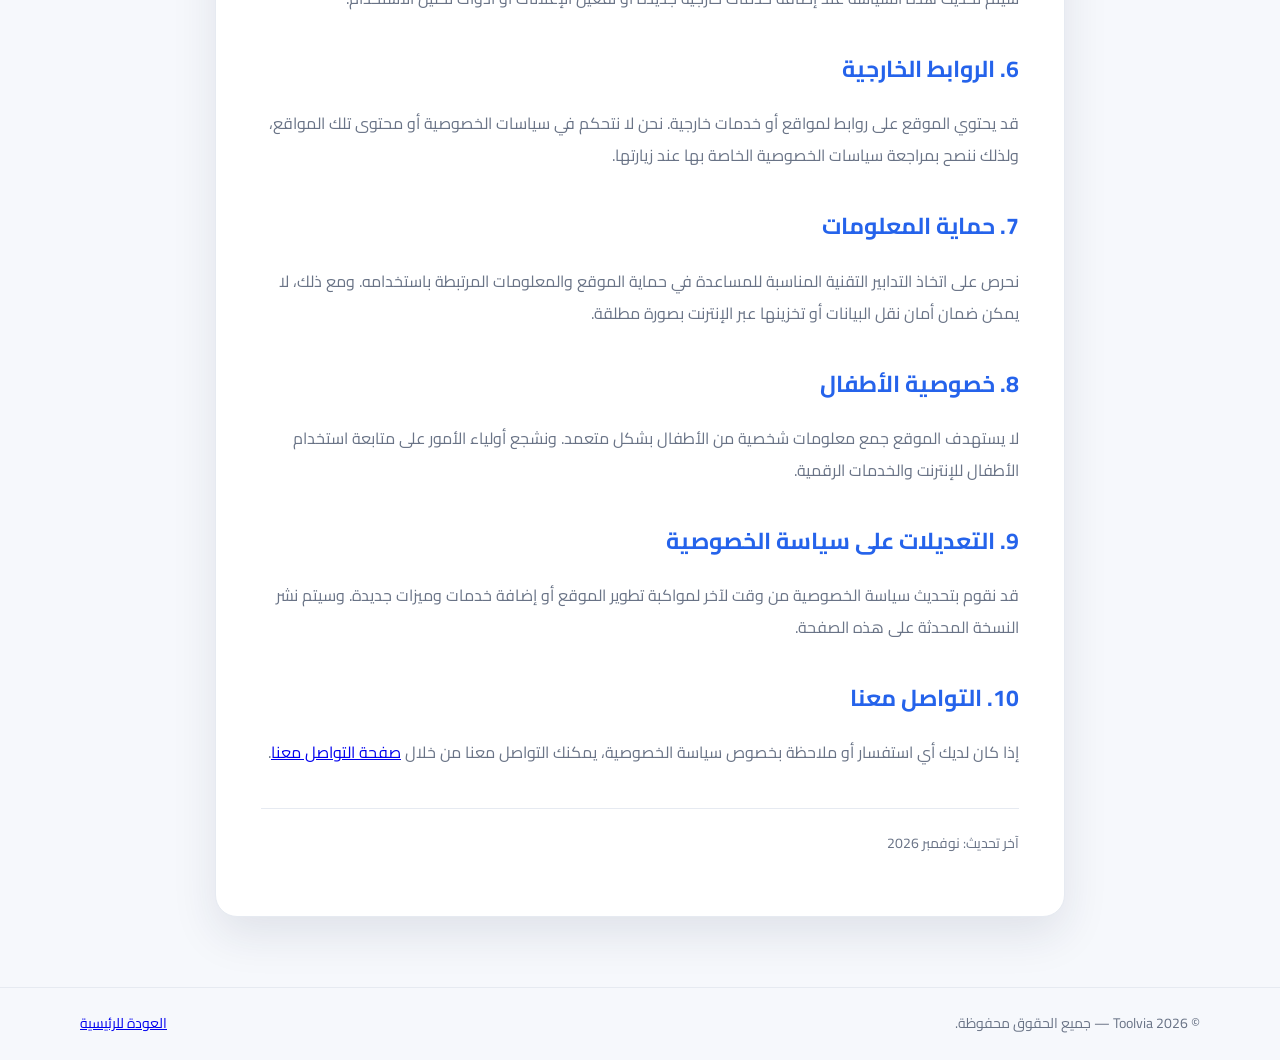
<file: privacy.html>
<!DOCTYPE html>
<html lang="ar" dir="rtl">

<head>
    <meta charset="UTF-8">
    <meta name="viewport" content="width=device-width, initial-scale=1.0">

    <meta name="description"
          content="تعرف على سياسة الخصوصية في Toolvia وكيفية التعامل مع بيانات الزوار والمعلومات وملفات تعريف الارتباط والخدمات الخارجية.">

    <meta name="robots" content="index, follow">

    <title>سياسة الخصوصية | Toolvia</title>

    <link rel="stylesheet" href="style.css">
</head>

<body>

    <header class="header">

        <div class="nav container">

            <a class="logo" href="index.html">
                Tool<span>via</span>
            </a>

            <a href="index.html">
                العودة للرئيسية
            </a>

        </div>

    </header>

    <main class="legal-page">

        <div class="legal-card">

            <span class="eyebrow">
                الخصوصية والأمان
            </span>

            <h1>سياسة الخصوصية</h1>

            <p>
                نولي في Toolvia أهمية كبيرة لخصوصية زوارنا.
                توضح هذه السياسة طبيعة المعلومات التي قد يتم
                التعامل معها أثناء استخدام الموقع، وكيفية
                استخدامها وحمايتها.
            </p>

            <h2>1. المعلومات التي نجمعها</h2>

            <p>
                لا يتطلب استخدام الأدوات الأساسية في Toolvia
                إنشاء حساب أو تسجيل الدخول أو تقديم بيانات
                شخصية.
            </p>

            <p>
                قد يقوم مزود الاستضافة أو الخدمات التقنية
                المستخدمة لتشغيل الموقع بمعالجة بعض البيانات
                التقنية، مثل عنوان IP ونوع المتصفح ونظام
                التشغيل ووقت زيارة الصفحات، وفقًا لسياساته
                وإعداداته.
            </p>

            <h2>2. كيفية عمل الأدوات</h2>

            <p>
                تعمل الأدوات والحاسبات الأساسية في Toolvia
                داخل متصفح المستخدم. وتتم العمليات الحسابية
                محليًا دون الحاجة إلى إرسال مدخلات الحساب
                إلى خادم خارجي.
            </p>

            <p>
                ننصح بعدم إدخال كلمات المرور أو البيانات
                البنكية أو أي معلومات شخصية حساسة في
                الأدوات أو حقول الموقع.
            </p>

            <h2>3. كيفية استخدام المعلومات</h2>

            <p>
                قد تُستخدم المعلومات التقنية المتاحة
                للأغراض التالية:
            </p>

            <ul>
                <li>تشغيل الموقع وتحسين أدائه.</li>
                <li>اكتشاف الأخطاء والمشكلات التقنية.</li>
                <li>تحسين تجربة المستخدم وسهولة التصفح.</li>
                <li>حماية الموقع من الاستخدام الضار أو غير المصرح به.</li>
            </ul>

            <h2>4. ملفات تعريف الارتباط (Cookies)</h2>

            <p>
                قد تستخدم بعض وظائف الموقع أو الخدمات
                الخارجية المرتبطة به ملفات تعريف الارتباط
                أو تقنيات مشابهة لحفظ الإعدادات وتحسين
                تجربة الاستخدام.
            </p>

            <p>
                يمكنك التحكم في ملفات تعريف الارتباط من
                خلال إعدادات متصفحك. وقد يؤدي تعطيل بعضها
                إلى التأثير على بعض وظائف الموقع.
            </p>

            <h2>5. الإعلانات والخدمات الخارجية</h2>

            <p>
                قد يتضمن Toolvia مستقبلًا إعلانات أو خدمات
                تحليلية مقدمة من جهات خارجية، مثل Google
                AdSense أو Google Analytics.
            </p>

            <p>
                عند تفعيل أي من هذه الخدمات، قد تستخدم
                الجهات المقدمة لها ملفات تعريف الارتباط
                أو تقنيات أخرى لجمع معلومات وفقًا لسياساتها
                الخاصة.
            </p>

            <p>
                يمكن الاطلاع على سياسة خصوصية Google من خلال:
                <a href="https://policies.google.com/privacy"
                   target="_blank"
                   rel="noopener noreferrer">
                    سياسة خصوصية Google
                </a>.
            </p>

            <p>
                سيتم تحديث هذه السياسة عند إضافة خدمات
                خارجية جديدة أو تفعيل الإعلانات أو أدوات
                تحليل الاستخدام.
            </p>

            <h2>6. الروابط الخارجية</h2>

            <p>
                قد يحتوي الموقع على روابط لمواقع أو خدمات
                خارجية. نحن لا نتحكم في سياسات الخصوصية
                أو محتوى تلك المواقع، ولذلك ننصح بمراجعة
                سياسات الخصوصية الخاصة بها عند زيارتها.
            </p>

            <h2>7. حماية المعلومات</h2>

            <p>
                نحرص على اتخاذ التدابير التقنية المناسبة
                للمساعدة في حماية الموقع والمعلومات
                المرتبطة باستخدامه. ومع ذلك، لا يمكن
                ضمان أمان نقل البيانات أو تخزينها عبر
                الإنترنت بصورة مطلقة.
            </p>

            <h2>8. خصوصية الأطفال</h2>

            <p>
                لا يستهدف الموقع جمع معلومات شخصية
                من الأطفال بشكل متعمد. ونشجع أولياء
                الأمور على متابعة استخدام الأطفال
                للإنترنت والخدمات الرقمية.
            </p>

            <h2>9. التعديلات على سياسة الخصوصية</h2>

            <p>
                قد نقوم بتحديث سياسة الخصوصية من وقت
                لآخر لمواكبة تطوير الموقع أو إضافة
                خدمات وميزات جديدة. وسيتم نشر النسخة
                المحدثة على هذه الصفحة.
            </p>

            <h2>10. التواصل معنا</h2>

            <p>
                إذا كان لديك أي استفسار أو ملاحظة
                بخصوص سياسة الخصوصية، يمكنك التواصل
                معنا من خلال
                <a href="contact.html">صفحة التواصل معنا</a>.
            </p>

            <p class="legal-date">
                آخر تحديث: نوفمبر 2026
            </p>

        </div>

    </main>

    <footer>

        <div class="container footer-inner">

            <span>
                © 2026 Toolvia — جميع الحقوق محفوظة.
            </span>

            <a href="index.html">
                العودة للرئيسية
            </a>

        </div>

    </footer>

</body>

</html>
</file>
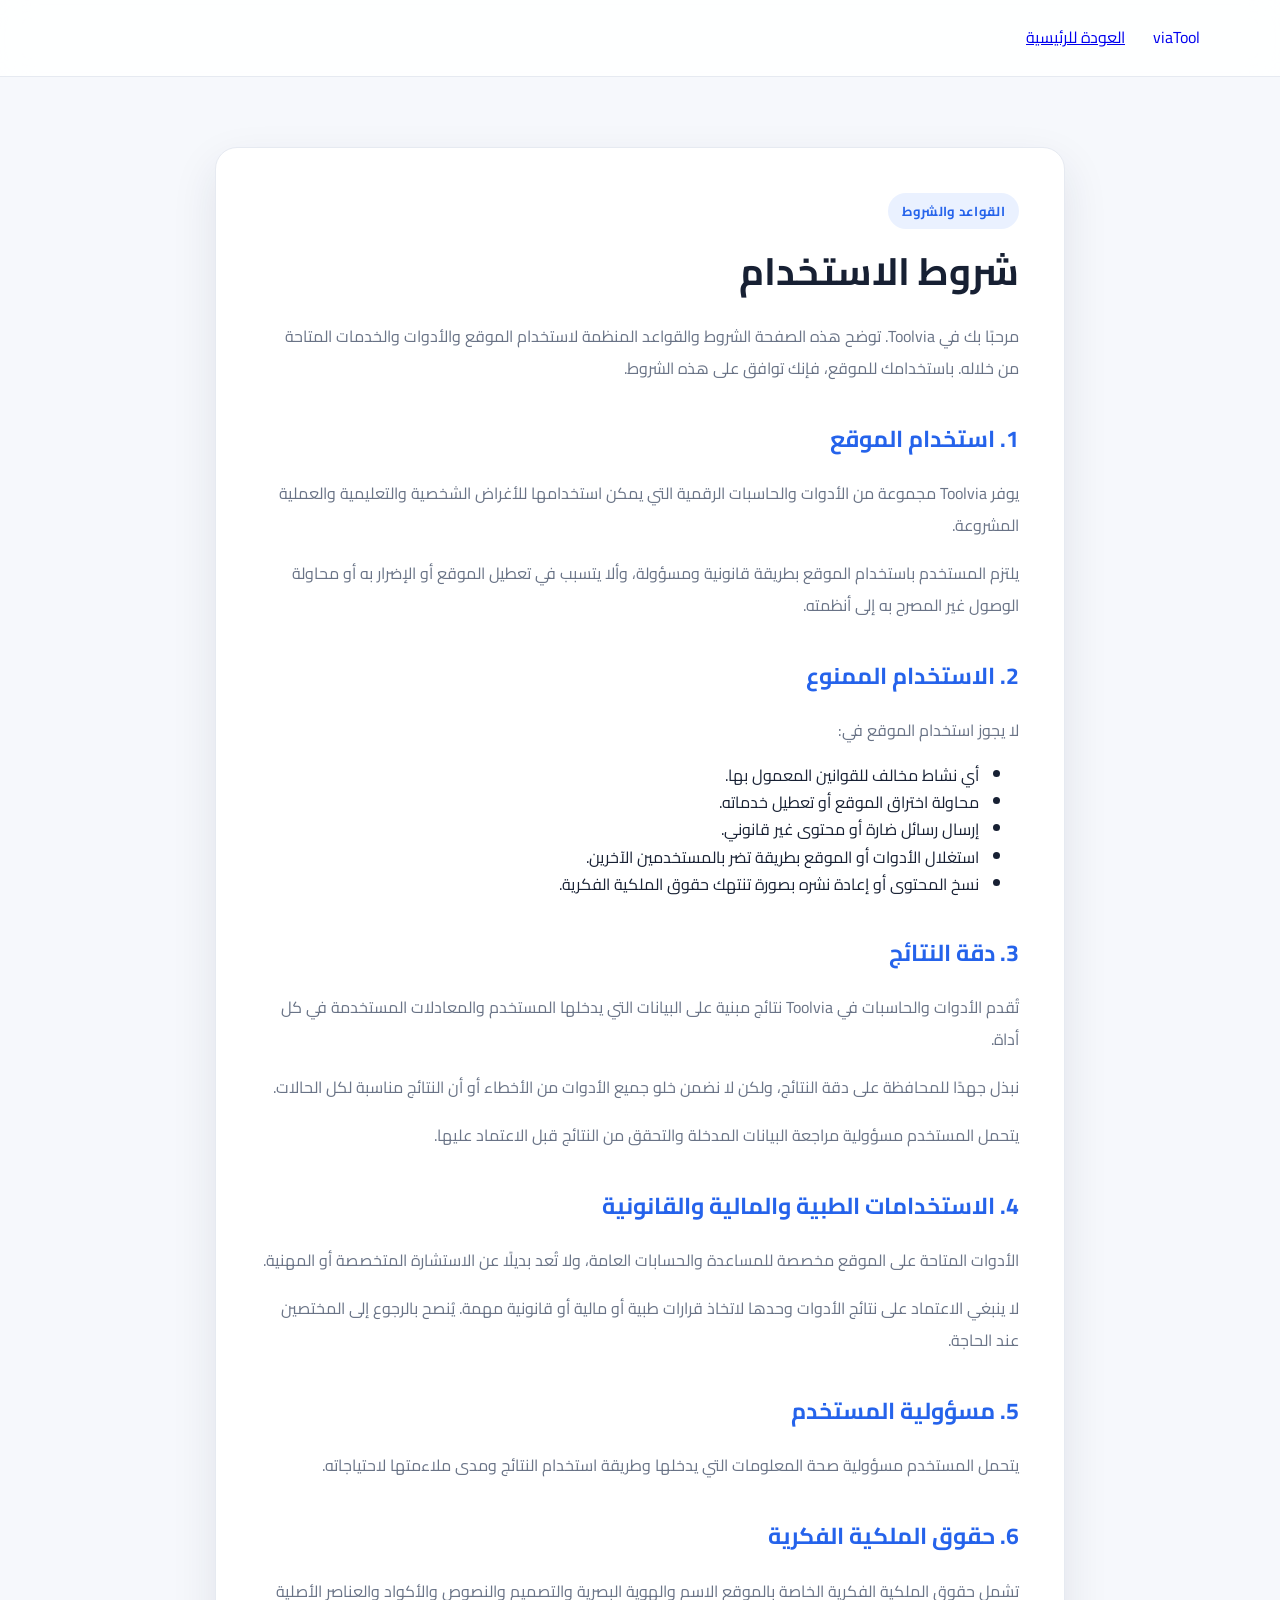
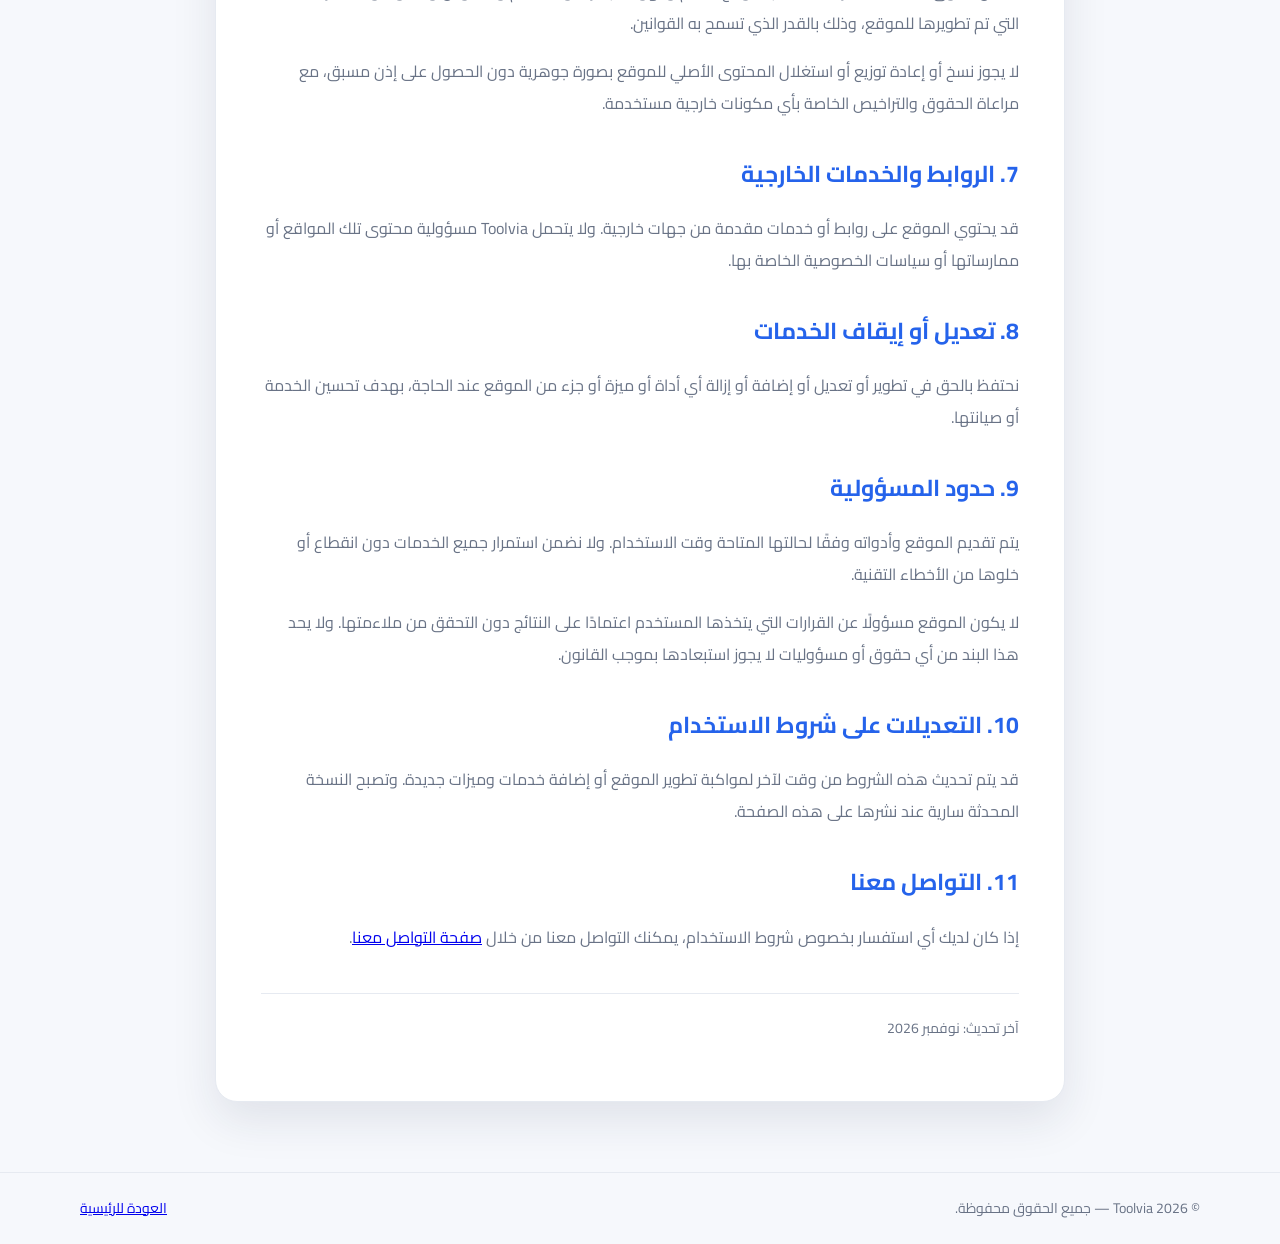
<file: terms.html>
<!DOCTYPE html>
<html lang="ar" dir="rtl">

<head>
    <meta charset="UTF-8">
    <meta name="viewport" content="width=device-width, initial-scale=1.0">

    <meta name="description"
          content="اطلع على شروط وأحكام استخدام موقع Toolvia، والقواعد المتعلقة باستخدام الأدوات والحاسبات والحقوق والمسؤوليات.">

    <meta name="robots" content="index, follow">

    <title>شروط الاستخدام | Toolvia</title>

    <link rel="stylesheet" href="style.css">
</head>

<body>

    <header class="header">

        <div class="nav container">

            <a class="logo" href="index.html">
                Tool<span>via</span>
            </a>

            <a href="index.html">
                العودة للرئيسية
            </a>

        </div>

    </header>

    <main class="legal-page">

        <div class="legal-card">

            <span class="eyebrow">
                القواعد والشروط
            </span>

            <h1>شروط الاستخدام</h1>

            <p>
                مرحبًا بك في Toolvia. توضح هذه الصفحة
                الشروط والقواعد المنظمة لاستخدام الموقع
                والأدوات والخدمات المتاحة من خلاله.
                باستخدامك للموقع، فإنك توافق على هذه الشروط.
            </p>

            <h2>1. استخدام الموقع</h2>

            <p>
                يوفر Toolvia مجموعة من الأدوات والحاسبات
                الرقمية التي يمكن استخدامها للأغراض الشخصية
                والتعليمية والعملية المشروعة.
            </p>

            <p>
                يلتزم المستخدم باستخدام الموقع بطريقة قانونية
                ومسؤولة، وألا يتسبب في تعطيل الموقع أو الإضرار
                به أو محاولة الوصول غير المصرح به إلى أنظمته.
            </p>

            <h2>2. الاستخدام الممنوع</h2>

            <p>لا يجوز استخدام الموقع في:</p>

            <ul>
                <li>أي نشاط مخالف للقوانين المعمول بها.</li>
                <li>محاولة اختراق الموقع أو تعطيل خدماته.</li>
                <li>إرسال رسائل ضارة أو محتوى غير قانوني.</li>
                <li>استغلال الأدوات أو الموقع بطريقة تضر بالمستخدمين الآخرين.</li>
                <li>نسخ المحتوى أو إعادة نشره بصورة تنتهك حقوق الملكية الفكرية.</li>
            </ul>

            <h2>3. دقة النتائج</h2>

            <p>
                تُقدم الأدوات والحاسبات في Toolvia نتائج
                مبنية على البيانات التي يدخلها المستخدم
                والمعادلات المستخدمة في كل أداة.
            </p>

            <p>
                نبذل جهدًا للمحافظة على دقة النتائج،
                ولكن لا نضمن خلو جميع الأدوات من الأخطاء
                أو أن النتائج مناسبة لكل الحالات.
            </p>

            <p>
                يتحمل المستخدم مسؤولية مراجعة البيانات
                المدخلة والتحقق من النتائج قبل الاعتماد عليها.
            </p>

            <h2>4. الاستخدامات الطبية والمالية والقانونية</h2>

            <p>
                الأدوات المتاحة على الموقع مخصصة للمساعدة
                والحسابات العامة، ولا تُعد بديلًا عن
                الاستشارة المتخصصة أو المهنية.
            </p>

            <p>
                لا ينبغي الاعتماد على نتائج الأدوات وحدها
                لاتخاذ قرارات طبية أو مالية أو قانونية مهمة.
                يُنصح بالرجوع إلى المختصين عند الحاجة.
            </p>

            <h2>5. مسؤولية المستخدم</h2>

            <p>
                يتحمل المستخدم مسؤولية صحة المعلومات
                التي يدخلها وطريقة استخدام النتائج
                ومدى ملاءمتها لاحتياجاته.
            </p>

            <h2>6. حقوق الملكية الفكرية</h2>

            <p>
                تشمل حقوق الملكية الفكرية الخاصة بالموقع
                الاسم والهوية البصرية والتصميم والنصوص
                والأكواد والعناصر الأصلية التي تم تطويرها
                للموقع، وذلك بالقدر الذي تسمح به القوانين.
            </p>

            <p>
                لا يجوز نسخ أو إعادة توزيع أو استغلال
                المحتوى الأصلي للموقع بصورة جوهرية دون
                الحصول على إذن مسبق، مع مراعاة الحقوق
                والتراخيص الخاصة بأي مكونات خارجية مستخدمة.
            </p>

            <h2>7. الروابط والخدمات الخارجية</h2>

            <p>
                قد يحتوي الموقع على روابط أو خدمات
                مقدمة من جهات خارجية. ولا يتحمل Toolvia
                مسؤولية محتوى تلك المواقع أو ممارساتها
                أو سياسات الخصوصية الخاصة بها.
            </p>

            <h2>8. تعديل أو إيقاف الخدمات</h2>

            <p>
                نحتفظ بالحق في تطوير أو تعديل أو إضافة
                أو إزالة أي أداة أو ميزة أو جزء من الموقع
                عند الحاجة، بهدف تحسين الخدمة أو صيانتها.
            </p>

            <h2>9. حدود المسؤولية</h2>

            <p>
                يتم تقديم الموقع وأدواته وفقًا لحالتها
                المتاحة وقت الاستخدام. ولا نضمن استمرار
                جميع الخدمات دون انقطاع أو خلوها من
                الأخطاء التقنية.
            </p>

            <p>
                لا يكون الموقع مسؤولًا عن القرارات
                التي يتخذها المستخدم اعتمادًا على
                النتائج دون التحقق من ملاءمتها.
                ولا يحد هذا البند من أي حقوق أو
                مسؤوليات لا يجوز استبعادها بموجب القانون.
            </p>

            <h2>10. التعديلات على شروط الاستخدام</h2>

            <p>
                قد يتم تحديث هذه الشروط من وقت لآخر
                لمواكبة تطوير الموقع أو إضافة خدمات
                وميزات جديدة. وتصبح النسخة المحدثة
                سارية عند نشرها على هذه الصفحة.
            </p>

            <h2>11. التواصل معنا</h2>

            <p>
                إذا كان لديك أي استفسار بخصوص شروط
                الاستخدام، يمكنك التواصل معنا من خلال
                <a href="contact.html">صفحة التواصل معنا</a>.
            </p>

            <p class="legal-date">
                آخر تحديث: نوفمبر 2026
            </p>

        </div>

    </main>

    <footer>

        <div class="container footer-inner">

            <span>
                © 2026 Toolvia — جميع الحقوق محفوظة.
            </span>

            <a href="index.html">
                العودة للرئيسية
            </a>

        </div>

    </footer>

</body>

</html>
</file>
<file: style.css>
@import url('https://fonts.googleapis.com/css2?family=Cairo:wght@400;500;600;700;800&display=swap');

:root {
  --bg: #f6f8fc;
  --surface: #ffffff;
  --text: #172033;
  --muted: #697386;
  --primary: #2563eb;
  --primary2: #7c3aed;
  --border: #e6eaf1;
  --shadow: 0 18px 45px rgba(26, 42, 72, .10);
}

* {
  box-sizing: border-box;
}

html {
  scroll-behavior: smooth;
  scroll-padding-top: 90px;
}

body {
  margin: 0;
  font-family: Cairo, Arial, sans-serif;
  background: var(--bg);
  color: var(--text);
  line-height: 1.7;
}

.container {
  width: min(1120px, calc(100% - 40px));
  margin: auto;
}

/* =========================
   HEADER
========================= */

.header {
  position: sticky;
  top: 0;
  z-index: 20;
  background: rgba(255, 255, 255, .88);
  backdrop-filter: blur(16px);
  border-bottom: 1px solid var(--border);
}

.nav {
  height: 76px;
  display: flex;
  align-items: center;
  gap: 28px;
}

.logo {
  display: flex;
  align-items: center;
  text-decoration: none;
}

.logo img {
  width: 120px;
  height: auto;
  display: block;
}

nav {
  display: flex;
  gap: 25px;
  margin-right: auto;
}

nav a {
  text-decoration: none;
  color: var(--muted);
  font-weight: 600;
  transition: .2s;
}

nav a:hover {
  color: var(--primary);
}

.theme-btn,
.menu-btn {
  border: 1px solid var(--border);
  background: var(--surface);
  width: 42px;
  height: 42px;
  border-radius: 12px;
  cursor: pointer;
  font-size: 18px;
}

.menu-btn {
  display: none;
}

/* =========================
   HERO
========================= */

.hero {
  padding: 90px 0 75px;
  text-align: center;
  background:
    radial-gradient(
      circle at 50% 0,
      #dbeafe 0,
      transparent 48%
    );
}

.badge,
.eyebrow {
  display: inline-block;
  color: var(--primary);
  font-weight: 700;
  font-size: 13px;
  letter-spacing: .3px;
}

.badge {
  background: #eaf1ff;
  padding: 7px 14px;
  border-radius: 99px;
}

.hero h1 {
  font-size: clamp(38px, 6vw, 68px);
  line-height: 1.18;
  margin: 20px 0 18px;
  letter-spacing: -2px;
}

.hero h1 span {
  background: linear-gradient(
    90deg,
    var(--primary),
    var(--primary2)
  );
  -webkit-background-clip: text;
  background-clip: text;
  color: transparent;
}

.hero p {
  max-width: 650px;
  margin: 0 auto 28px;
  color: var(--muted);
  font-size: 18px;
}

.search-wrap {
  max-width: 720px;
  margin: auto;
  position: relative;
}

.search-wrap input {
  width: 100%;
  padding: 19px 55px 19px 20px;
  border: 1px solid var(--border);
  border-radius: 18px;
  background: #fff;
  font: inherit;
  box-shadow: var(--shadow);
  outline: none;
}

.search-wrap input:focus {
  border-color: var(--primary);
}

.search-wrap span {
  position: absolute;
  right: 19px;
  top: 14px;
  font-size: 28px;
  color: var(--primary);
}

.hero-actions {
  display: flex;
  justify-content: center;
  gap: 12px;
  margin-top: 22px;
}

.primary-btn,
.secondary-btn {
  border: 0;
  border-radius: 13px;
  padding: 13px 21px;
  font: inherit;
  font-weight: 700;
  cursor: pointer;
  text-decoration: none;
  transition: .2s;
}

.primary-btn {
  background: linear-gradient(
    90deg,
    var(--primary),
    var(--primary2)
  );
  color: #fff;
}

.primary-btn:hover {
  transform: translateY(-2px);
  box-shadow: 0 8px 22px rgba(37, 99, 235, .20);
}

.secondary-btn {
  background: var(--surface);
  border: 1px solid var(--border);
  color: var(--text);
}

.secondary-btn:hover {
  border-color: var(--primary);
  color: var(--primary);
}

/* =========================
   TOOLS
========================= */

.tools-section {
  padding: 75px 0;
}

.section-head {
  display: flex;
  justify-content: space-between;
  align-items: end;
  gap: 20px;
}

.section-head h2,
.info-section h2,
.contact h2 {
  font-size: 32px;
  margin: 5px 0;
}

.section-head p {
  color: var(--muted);
}

.filters {
  display: flex;
  flex-wrap: wrap;
  gap: 9px;
  margin: 25px 0;
}

.filter {
  border: 1px solid var(--border);
  background: var(--surface);
  padding: 9px 17px;
  border-radius: 99px;
  font: inherit;
  cursor: pointer;
  transition: .2s;
}

.filter.active,
.filter:hover {
  background: var(--primary);
  color: #fff;
  border-color: var(--primary);
}

.tools-grid {
  display: grid;
  grid-template-columns: repeat(3, 1fr);
  gap: 18px;
}

.tool-card {
  background: var(--surface);
  border: 1px solid var(--border);
  border-radius: 20px;
  padding: 22px;
  cursor: pointer;
  transition: .2s;
  box-shadow: 0 4px 15px rgba(20, 35, 60, .03);
}

.tool-card:hover {
  transform: translateY(-5px);
  box-shadow: var(--shadow);
  border-color: #cbd8f5;
}

.tool-icon {
  width: 52px;
  height: 52px;
  display: grid;
  place-items: center;
  border-radius: 16px;
  background: #eef4ff;
  font-size: 25px;
}

.tool-card h3 {
  margin: 15px 0 6px;
  font-size: 19px;
}

.tool-card p {
  margin: 0;
  color: var(--muted);
  font-size: 14px;
}

.tool-tag {
  display: inline-block;
  margin-top: 14px;
  color: var(--primary);
  font-size: 12px;
  font-weight: 700;
}

.empty {
  grid-column: 1 / -1;
  text-align: center;
  color: var(--muted);
  padding: 50px;
}

/* =========================
   ABOUT
========================= */

.info-section {
  padding: 75px 0;
  background: #101a30;
  color: #fff;
}

.info-grid {
  display: grid;
  grid-template-columns: 1.1fr .9fr;
  gap: 70px;
  align-items: center;
}

.info-section p {
  color: #b9c2d2;
}

.features {
  display: grid;
  gap: 13px;
}

.features > div {
  display: flex;
  gap: 15px;
  padding: 17px;
  border: 1px solid rgba(255, 255, 255, .12);
  border-radius: 16px;
  background: rgba(255, 255, 255, .05);
}

.features b {
  font-size: 24px;
}

.features span {
  display: grid;
  color: #b9c2d2;
}

.features strong {
  font-size: 16px;
}

/* =========================
   CONTACT
========================= */

.contact {
  padding: 80px 0;
  display: grid;
  grid-template-columns: 1fr 1fr;
  gap: 70px;
  scroll-margin-top: 90px;
}

.contact p {
  color: var(--muted);
}

/* نموذج التواصل */

#contactForm {
  display: grid;
  gap: 14px;
  width: 100%;
  align-content: start;
}

#contactForm input:not([type="hidden"]):not([type="checkbox"]),
#contactForm textarea {
  width: 100%;
  display: block;
  border: 1px solid var(--border);
  border-radius: 12px;
  padding: 14px;
  font: inherit;
  background: var(--surface);
  color: var(--text);
  outline: none;
}

#contactForm input:focus,
#contactForm textarea:focus {
  border-color: var(--primary);
  box-shadow: 0 0 0 3px rgba(37, 99, 235, .08);
}

#contactForm textarea {
  min-height: 120px;
  resize: vertical;
}

/* زر إرسال الرسالة */

#contactForm button[type="submit"] {
  display: inline-block;
  visibility: visible;
  opacity: 1;
  width: auto;
  min-width: 150px;
  min-height: 48px;
  justify-self: start;
  padding: 13px 28px;
  border: none;
  border-radius: 13px;
  background: linear-gradient(
    90deg,
    var(--primary),
    var(--primary2)
  );
  color: #ffffff;
  font-family: Cairo, Arial, sans-serif;
  font-size: 16px;
  font-weight: 700;
  cursor: pointer;
  transition: .2s;
}

#contactForm button[type="submit"]:hover {
  transform: translateY(-2px);
  box-shadow: 0 8px 22px rgba(37, 99, 235, .20);
}

#contactForm button[type="submit"]:disabled {
  opacity: .6;
  cursor: not-allowed;
}

/* =========================
   TOOL MODAL
========================= */

.modal {
  position: fixed;
  inset: 0;
  background: rgba(10, 18, 35, .72);
  backdrop-filter: blur(5px);
  display: none;
  place-items: center;
  padding: 20px;
  z-index: 50;
}

.modal.show {
  display: grid;
  animation: modalFade .2s ease;
}

@keyframes modalFade {
  from {
    opacity: 0;
  }
  to {
    opacity: 1;
  }
}

/* النافذة المستخدمة فعليًا في script.js */

.modal-box {
  width: min(620px, 100%);
  max-height: 90vh;
  overflow-y: auto;
  background: var(--surface);
  border: 1px solid var(--border);
  border-radius: 24px;
  padding: 32px;
  position: relative;
  box-shadow: 0 30px 90px rgba(0, 0, 0, .30);
  animation: modalUp .25s ease;
}

@keyframes modalUp {
  from {
    opacity: 0;
    transform: translateY(20px) scale(.97);
  }
  to {
    opacity: 1;
    transform: translateY(0) scale(1);
  }
}

/* زر الإغلاق */

.modal-close {
  position: absolute;
  left: 18px;
  top: 18px;
  width: 40px;
  height: 40px;
  border: 1px solid var(--border);
  background: #f1f4f9;
  color: var(--text);
  border-radius: 12px;
  font-size: 26px;
  line-height: 1;
  cursor: pointer;
  transition: .2s;
}

.modal-close:hover {
  background: #fee2e2;
  color: #dc2626;
  transform: rotate(5deg);
}

/* عنوان الأداة */

.modal-box h2 {
  margin: 0 0 25px;
  padding-left: 50px;
  font-size: 27px;
  font-weight: 800;
  color: var(--text);
}

/* نموذج الأداة */

.tool-form {
  display: grid;
  gap: 13px;
}

.tool-form label {
  font-size: 14px;
  font-weight: 700;
  color: var(--text);
  margin-top: 3px;
}

.tool-form input,
.tool-form textarea {
  width: 100%;
  border: 1px solid var(--border);
  border-radius: 14px;
  padding: 14px 15px;
  font-family: inherit;
  font-size: 15px;
  background: var(--surface);
  color: var(--text);
  outline: none;
  transition: .2s;
}

.tool-form input:focus,
.tool-form textarea:focus {
  border-color: var(--primary);
  box-shadow: 0 0 0 3px rgba(37, 99, 235, .10);
}

.tool-form textarea {
  min-height: 140px;
  resize: vertical;
}

/* نتيجة الحساب */

.result {
  background: linear-gradient(
    135deg,
    #eef4ff,
    #f5f0ff
  );
  border: 1px solid #dbe5ff;
  border-radius: 16px;
  padding: 18px;
  text-align: center;
  font-size: 20px;
  font-weight: 800;
  color: var(--primary);
  margin-top: 8px;
  min-height: 58px;
  display: flex;
  align-items: center;
  justify-content: center;
}

/* أزرار متعددة */

.copy-row {
  display: flex;
  gap: 10px;
  flex-wrap: wrap;
}

.copy-row button {
  white-space: nowrap;
}

/* =========================
   TOAST
========================= */

.toast {
  position: fixed;
  bottom: 22px;
  left: 50%;
  transform: translateX(-50%) translateY(100px);
  background: #111827;
  color: #fff;
  padding: 12px 18px;
  border-radius: 12px;
  transition: .25s;
  z-index: 70;
  box-shadow: 0 10px 30px rgba(0, 0, 0, .20);
}

.toast.show {
  transform: translateX(-50%) translateY(0);
}

/* =========================
   FOOTER
========================= */

footer {
  border-top: 1px solid var(--border);
  padding: 24px 0;
  color: var(--muted);
  font-size: 14px;
}

.footer-inner {
  display: flex;
  justify-content: space-between;
  gap: 20px;
}

.footer-links {
  display: flex;
  gap: 15px;
  flex-wrap: wrap;
}

.footer-links a {
  color: var(--muted);
  text-decoration: none;
  transition: .2s;
}

.footer-links a:hover {
  color: var(--primary);
}

/* =========================
   LEGAL PAGES
========================= */

.legal-page {
  padding: 70px 20px;
}

.legal-card {
  max-width: 850px;
  margin: auto;
  padding: 45px;
  background-color: var(--surface);
  border: 1px solid var(--border);
  border-radius: 22px;
  box-shadow: var(--shadow);
}

.legal-card h1 {
  font-size: 38px;
  margin-top: 10px;
  margin-bottom: 15px;
}

.legal-card h2 {
  margin-top: 35px;
  font-size: 23px;
  color: var(--primary);
}

.legal-card p {
  color: var(--muted);
  line-height: 2;
}

.legal-date {
  margin-top: 40px;
  padding-top: 20px;
  border-top: 1px solid var(--border);
  font-size: 14px;
}

.legal-card .eyebrow {
  background-color: #eaf1ff;
  padding: 7px 14px;
  border-radius: 50px;
}

/* =========================
   DARK MODE
========================= */

body.dark {
  --bg: #0c1323;
  --surface: #131d31;
  --text: #edf2ff;
  --muted: #aab4c7;
  --border: #26334b;
  --shadow: 0 18px 45px rgba(0, 0, 0, .28);
}

body.dark .header {
  background: rgba(12, 19, 35, .88);
}

body.dark .hero {
  background: radial-gradient(
    circle at 50% 0,
    #172a54 0,
    transparent 50%
  );
}

body.dark .badge,
body.dark .tool-icon {
  background: #18294c;
}

body.dark .modal {
  background: rgba(0, 0, 0, .78);
}

body.dark .modal-close {
  background: #1d293d;
  color: var(--text);
}

body.dark .modal-close:hover {
  background: #4c1d1d;
  color: #fca5a5;
}

body.dark .result {
  background: #18294c;
  border-color: #263e6d;
}

body.dark .search-wrap input {
  background: var(--surface);
  color: var(--text);
}

/* =========================
   RESPONSIVE
========================= */

@media (max-width: 850px) {

  .tools-grid {
    grid-template-columns: repeat(2, 1fr);
  }

  .info-grid,
  .contact {
    grid-template-columns: 1fr;
    gap: 35px;
  }

  .menu-btn {
    display: block;
    margin-right: auto;
  }

  nav {
    display: none;
    position: absolute;
    top: 76px;
    right: 0;
    left: 0;
    background: var(--surface);
    padding: 20px;
    flex-direction: column;
    border-bottom: 1px solid var(--border);
  }

  nav.show {
    display: flex;
  }

  .theme-btn {
    margin-right: 0;
  }

  .section-head {
    align-items: start;
    flex-direction: column;
  }

  .hero {
    padding-top: 65px;
  }

  .modal-box {
    max-height: 88vh;
  }
}

@media (max-width: 560px) {

  .container {
    width: min(100% - 26px, 1120px);
  }

  .tools-grid {
    grid-template-columns: 1fr;
  }

  .hero h1 {
    letter-spacing: -1px;
  }

  .hero-actions {
    flex-direction: column;
  }

  .primary-btn,
  .secondary-btn {
    text-align: center;
  }

  #contactForm button[type="submit"] {
    width: 100%;
  }

  .footer-inner {
    flex-direction: column;
    gap: 8px;
  }

  .modal {
    padding: 12px;
  }

  .modal-box {
    width: 100%;
    padding: 25px 17px 20px;
    border-radius: 20px;
  }

  .modal-box h2 {
    font-size: 23px;
    padding-left: 45px;
    margin-bottom: 22px;
  }

  .modal-close {
    left: 12px;
    top: 12px;
    width: 38px;
    height: 38px;
  }

  .copy-row {
    flex-direction: column;
  }

  .copy-row button {
    width: 100%;
  }

  .result {
    font-size: 18px;
  }
}
</file>
